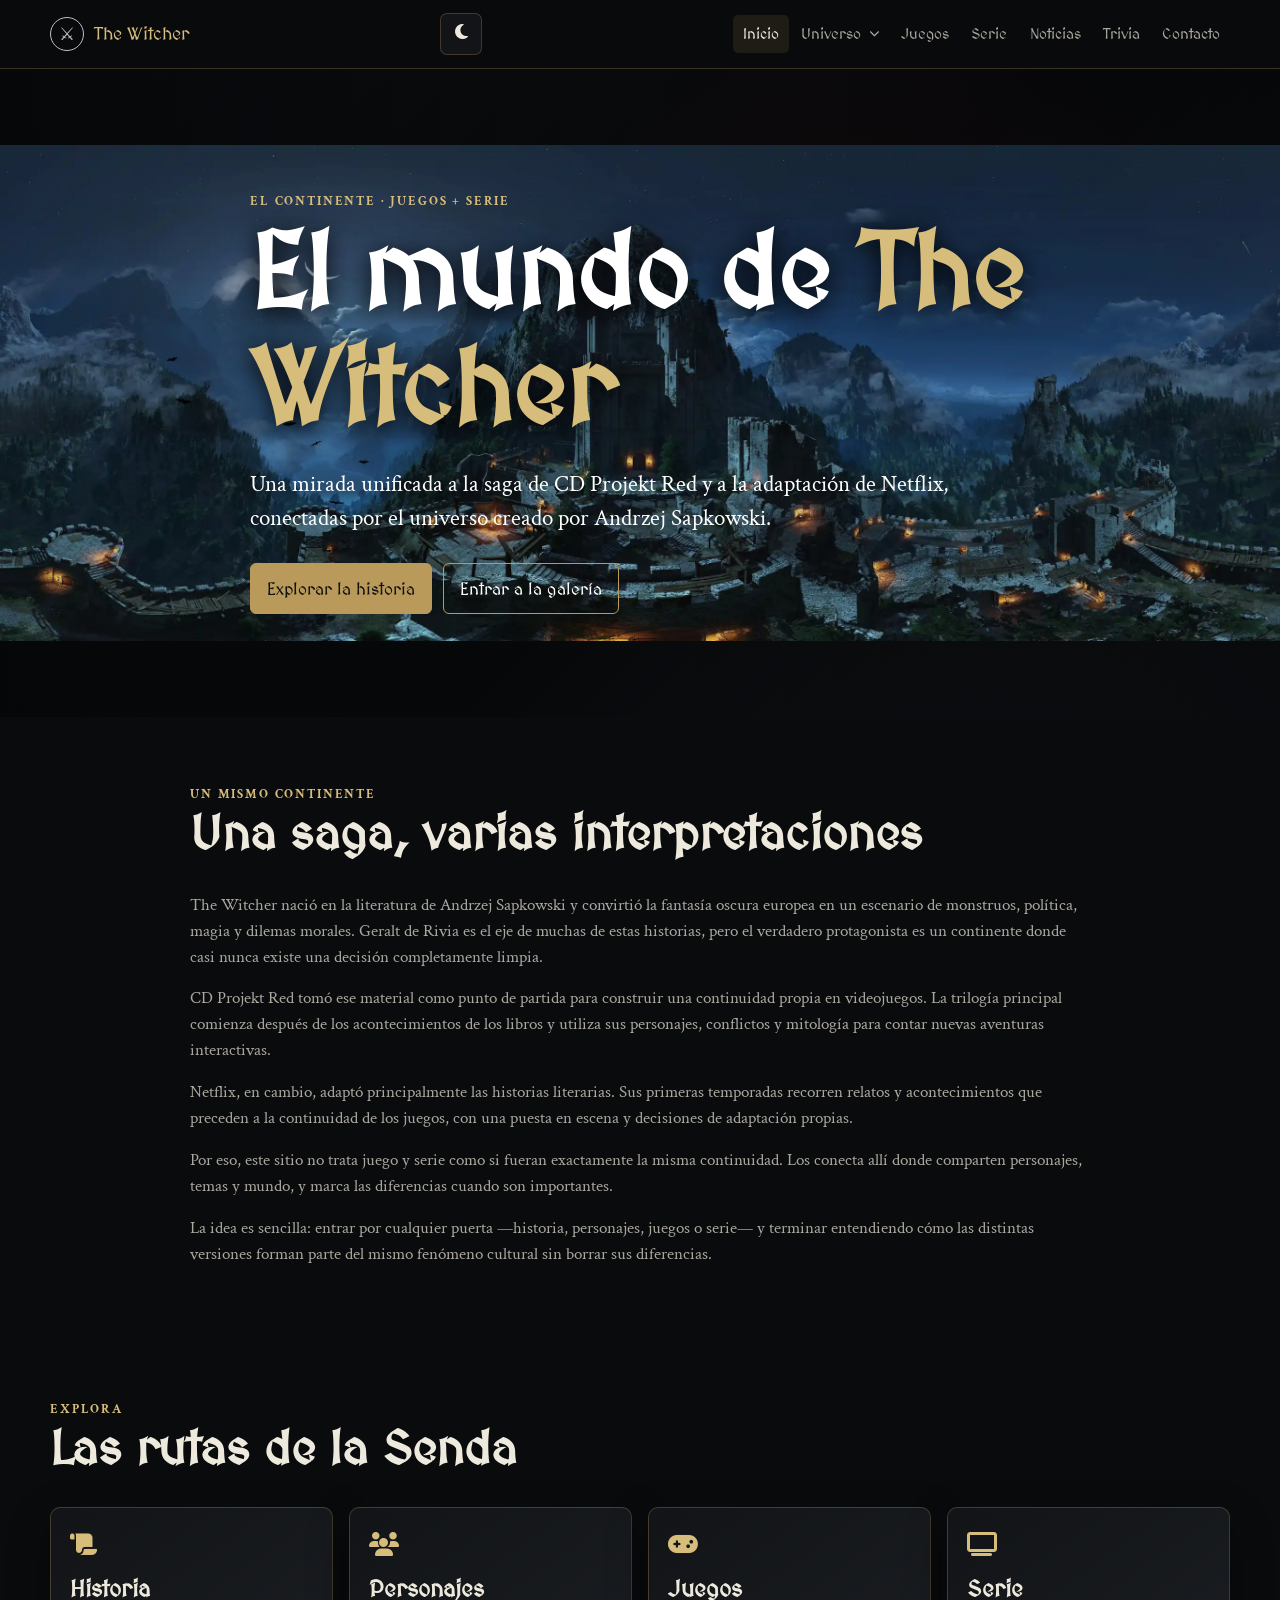
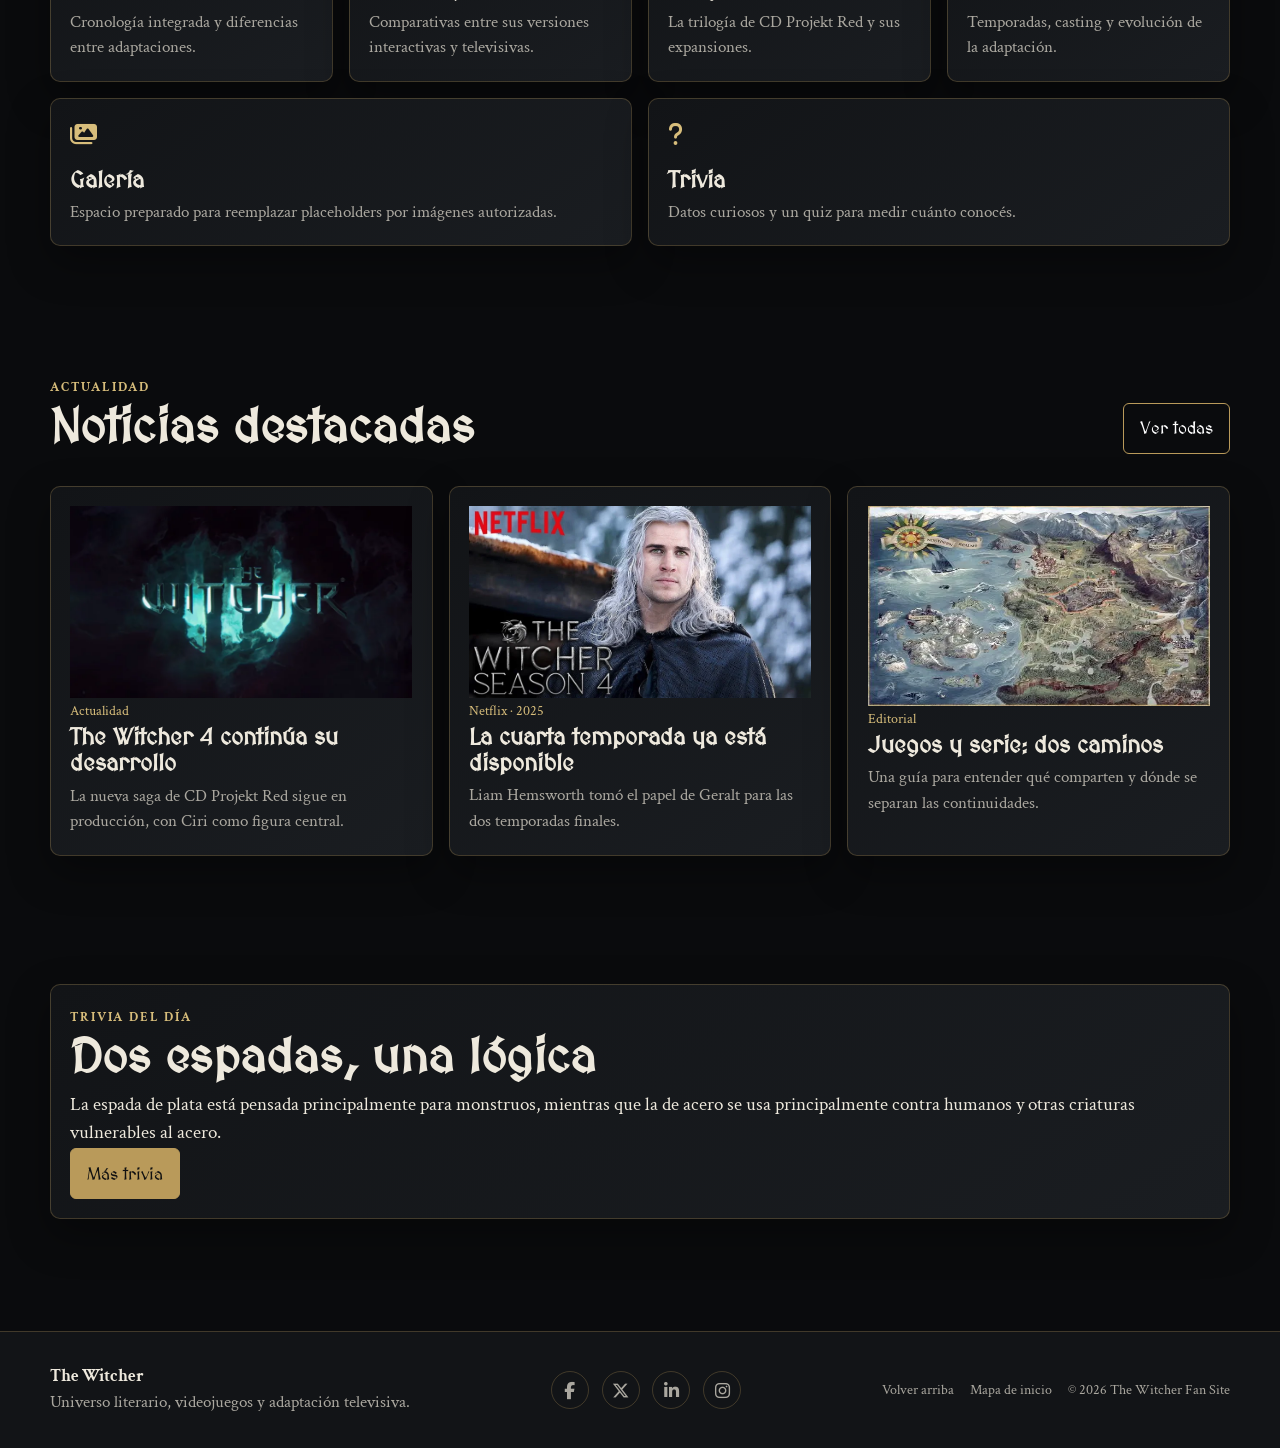
<file: index.html>
<!doctype html>
<html
	lang="es"
	id="top"
>
	<head>
		<meta charset="UTF-8" />
		<meta
			name="viewport"
			content="width=device-width, initial-scale=1.0"
		/>
		<meta
			name="description"
			content="The Witcher — universo, videojuegos, serie, personajes, historia, galería y trivia."
		/>
		<title>Inicio | The Witcher</title>
		<link
			rel="stylesheet"
			href="styles/reset.css"
		/>
		<link
			rel="stylesheet"
			href="styles/styles.css"
		/>
		<link
			rel="stylesheet"
			href="https://cdnjs.cloudflare.com/ajax/libs/font-awesome/6.5.1/css/all.min.css"
		/>
	</head>
	<body>
		<header class="site-header">
			<div class="container header-inner">
				<a
					class="brand"
					href="index.html"
					><span
						class="brand-mark"
						aria-hidden="true"
						>⚔</span
					>
					The Witcher</a
				>
				<div class="header-actions">
					<button
						class="theme-toggle"
						type="button"
						aria-label="Activar modo claro"
					>
						<i
							class="fa-solid fa-moon"
							aria-hidden="true"
						></i>
					</button>
					<button
						class="menu-toggle"
						type="button"
						aria-label="Abrir menú"
						aria-expanded="false"
					>
						<i
							class="fa-solid fa-bars"
							aria-hidden="true"
						></i>
					</button>
				</div>
				<nav
					class="nav"
					aria-label="Navegación principal"
				>
					<ul class="nav-list">
						<li>
							<a
								class="nav-link active"
								href="index.html"
							>
								Inicio
							</a>
						</li>

						<li class="nav-dropdown">
							<button
								class="nav-link nav-dropdown-toggle"
								type="button"
								aria-haspopup="true"
							>
								Universo
								<i
									class="fa-solid fa-chevron-down"
									aria-hidden="true"
								></i>
							</button>

							<ul class="submenu">
								<li>
									<a
										class="nav-link"
										href="historia.html"
									>
										Historia
									</a>
								</li>

								<li>
									<a
										class="nav-link"
										href="personajes.html"
									>
										Personajes
									</a>
								</li>

								<li>
									<a
										class="nav-link"
										href="galeria.html"
									>
										Galería
									</a>
								</li>
							</ul>
						</li>

						<li>
							<a
								class="nav-link"
								href="juegos.html"
							>
								Juegos
							</a>
						</li>

						<li>
							<a
								class="nav-link"
								href="serie.html"
							>
								Serie
							</a>
						</li>

						<li>
							<a
								class="nav-link"
								href="noticias.html"
							>
								Noticias
							</a>
						</li>

						<li>
							<a
								class="nav-link"
								href="trivia.html"
							>
								Trivia
							</a>
						</li>

						<li>
							<a
								class="nav-link"
								href="contacto.html"
							>
								Contacto
							</a>
						</li>
					</ul>
				</nav>
			</div>
		</header>
		<main>
			<section class="hero">
				<img
					src="assets/images/kaer-morhen-night.webp"
					alt="Imagen de paisaje Kaer Morhen"
				/>
				<div class="container hero-content">
					<span class="eyebrow">El Continente · Juegos + Serie</span>
					<h1>El mundo de <span>The Witcher</span></h1>
					<p>
						Una mirada unificada a la saga de CD Projekt Red y a la
						adaptación de Netflix, conectadas por el universo creado
						por Andrzej Sapkowski.
					</p>
					<div class="hero-actions">
						<a
							class="btn"
							href="historia.html"
							>Explorar la historia</a
						><a
							class="btn ghost"
							href="galeria.html"
							>Entrar a la galería</a
						>
					</div>
				</div>
			</section>
			<section class="section">
				<div class="container intro">
					<div class="section-head">
						<div>
							<span class="eyebrow">Un mismo continente</span>
							<h2>Una saga, varias interpretaciones</h2>
						</div>
					</div>
					<p>
						The Witcher nació en la literatura de Andrzej Sapkowski
						y convirtió la fantasía oscura europea en un escenario
						de monstruos, política, magia y dilemas morales. Geralt
						de Rivia es el eje de muchas de estas historias, pero el
						verdadero protagonista es un continente donde casi nunca
						existe una decisión completamente limpia.
					</p>
					<p>
						CD Projekt Red tomó ese material como punto de partida
						para construir una continuidad propia en videojuegos. La
						trilogía principal comienza después de los
						acontecimientos de los libros y utiliza sus personajes,
						conflictos y mitología para contar nuevas aventuras
						interactivas.
					</p>
					<p>
						Netflix, en cambio, adaptó principalmente las historias
						literarias. Sus primeras temporadas recorren relatos y
						acontecimientos que preceden a la continuidad de los
						juegos, con una puesta en escena y decisiones de
						adaptación propias.
					</p>
					<p>
						Por eso, este sitio no trata juego y serie como si
						fueran exactamente la misma continuidad. Los conecta
						allí donde comparten personajes, temas y mundo, y marca
						las diferencias cuando son importantes.
					</p>
					<p>
						La idea es sencilla: entrar por cualquier puerta
						—historia, personajes, juegos o serie— y terminar
						entendiendo cómo las distintas versiones forman parte
						del mismo fenómeno cultural sin borrar sus diferencias.
					</p>
				</div>
			</section>
			<section class="section">
				<div class="container">
					<div class="section-head">
						<div>
							<span class="eyebrow">Explora</span>
							<h2>Las rutas de la Senda</h2>
						</div>
					</div>
					<div class="cards">
						<a
							class="card link-card"
							href="historia.html"
							><div class="icon">
								<i class="fa-solid fa-scroll"></i>
							</div>
							<h3>Historia</h3>
							<p>
								Cronología integrada y diferencias entre
								adaptaciones.
							</p></a
						>
						<a
							class="card link-card"
							href="personajes.html"
							><div class="icon">
								<i class="fa-solid fa-users"></i>
							</div>
							<h3>Personajes</h3>
							<p>
								Comparativas entre sus versiones interactivas y
								televisivas.
							</p></a
						>
						<a
							class="card link-card"
							href="juegos.html"
							><div class="icon">
								<i class="fa-solid fa-gamepad"></i>
							</div>
							<h3>Juegos</h3>
							<p>
								La trilogía de CD Projekt Red y sus expansiones.
							</p></a
						>
						<a
							class="card link-card"
							href="serie.html"
							><div class="icon">
								<i class="fa-solid fa-tv"></i>
							</div>
							<h3>Serie</h3>
							<p>
								Temporadas, casting y evolución de la
								adaptación.
							</p></a
						>
						<a
							class="card link-card"
							href="galeria.html"
							><div class="icon">
								<i class="fa-solid fa-images"></i>
							</div>
							<h3>Galería</h3>
							<p>
								Espacio preparado para reemplazar placeholders
								por imágenes autorizadas.
							</p></a
						>
						<a
							class="card link-card"
							href="trivia.html"
							><div class="icon">
								<i class="fa-solid fa-question"></i>
							</div>
							<h3>Trivia</h3>
							<p>
								Datos curiosos y un quiz para medir cuánto
								conocés.
							</p></a
						>
					</div>
				</div>
			</section>
			<section class="section">
				<div class="container">
					<div class="section-head">
						<div>
							<span class="eyebrow">Actualidad</span>
							<h2>Noticias destacadas</h2>
						</div>
						<a
							class="btn ghost"
							href="noticias.html"
							>Ver todas</a
						>
					</div>
					<div class="cards news-grid">
						<article class="card">
							<img
								src="assets/images/witcher_4.webp"
								alt="portada juego witcher 4"
							/>
							<span class="meta">Actualidad</span>
							<h3>The Witcher 4 continúa su desarrollo</h3>
							<p>
								La nueva saga de CD Projekt Red sigue en
								producción, con Ciri como figura central.
							</p>
						</article>
						<article class="card">
							<img
								src="assets/images/the_witcher_temporada_4.webp"
								alt="portada temporada 4"
							/>
							<span class="meta">Netflix · 2025</span>
							<h3>La cuarta temporada ya está disponible</h3>
							<p>
								Liam Hemsworth tomó el papel de Geralt para las
								dos temporadas finales.
							</p>
						</article>
						<article class="card">
							<img
								src="assets/images/continente_witcher.webp"
								alt="continente"
							/>
							<span class="meta">Editorial</span>
							<h3>Juegos y serie: dos caminos</h3>
							<p>
								Una guía para entender qué comparten y dónde se
								separan las continuidades.
							</p>
						</article>
					</div>
				</div>
			</section>
			<section class="section">
				<div class="container">
					<div class="card">
						<span class="eyebrow">Trivia del día</span>
						<h2>Dos espadas, una lógica</h2>
						<p class="lead">
							La espada de plata está pensada principalmente para
							monstruos, mientras que la de acero se usa
							principalmente contra humanos y otras criaturas
							vulnerables al acero.
						</p>
						<a
							href="trivia.html"
							class="btn"
							>Más trivia</a
						>
					</div>
				</div>
			</section>
		</main>
		<footer class="site-footer">
			<div class="container footer-inner">
				<div>
					<strong>The Witcher</strong>
					<p>
						Universo literario, videojuegos y adaptación televisiva.
					</p>
				</div>
				<div
					class="socials"
					aria-label="Redes sociales"
				>
					<a
						href="#"
						aria-label="Facebook"
						><i class="fa-brands fa-facebook-f"></i></a
					><!-- Reemplazar con URL real -->
					<a
						href="#"
						aria-label="X"
						><i class="fa-brands fa-x-twitter"></i></a
					><!-- Reemplazar con URL real -->
					<a
						href="#"
						aria-label="LinkedIn"
						><i class="fa-brands fa-linkedin-in"></i></a
					><!-- Reemplazar con URL real -->
					<a
						href="#"
						aria-label="Instagram"
						><i class="fa-brands fa-instagram"></i></a
					><!-- Reemplazar con URL real -->
				</div>
				<div class="footer-links">
					<a href="#top">Volver arriba</a>
					<a href="index.html">Mapa de inicio</a>
					<span>© <span data-year></span> The Witcher Fan Site</span>
				</div>
			</div>
		</footer>
		<script src="scripts/index.js"></script>
	</body>
</html>
</file>
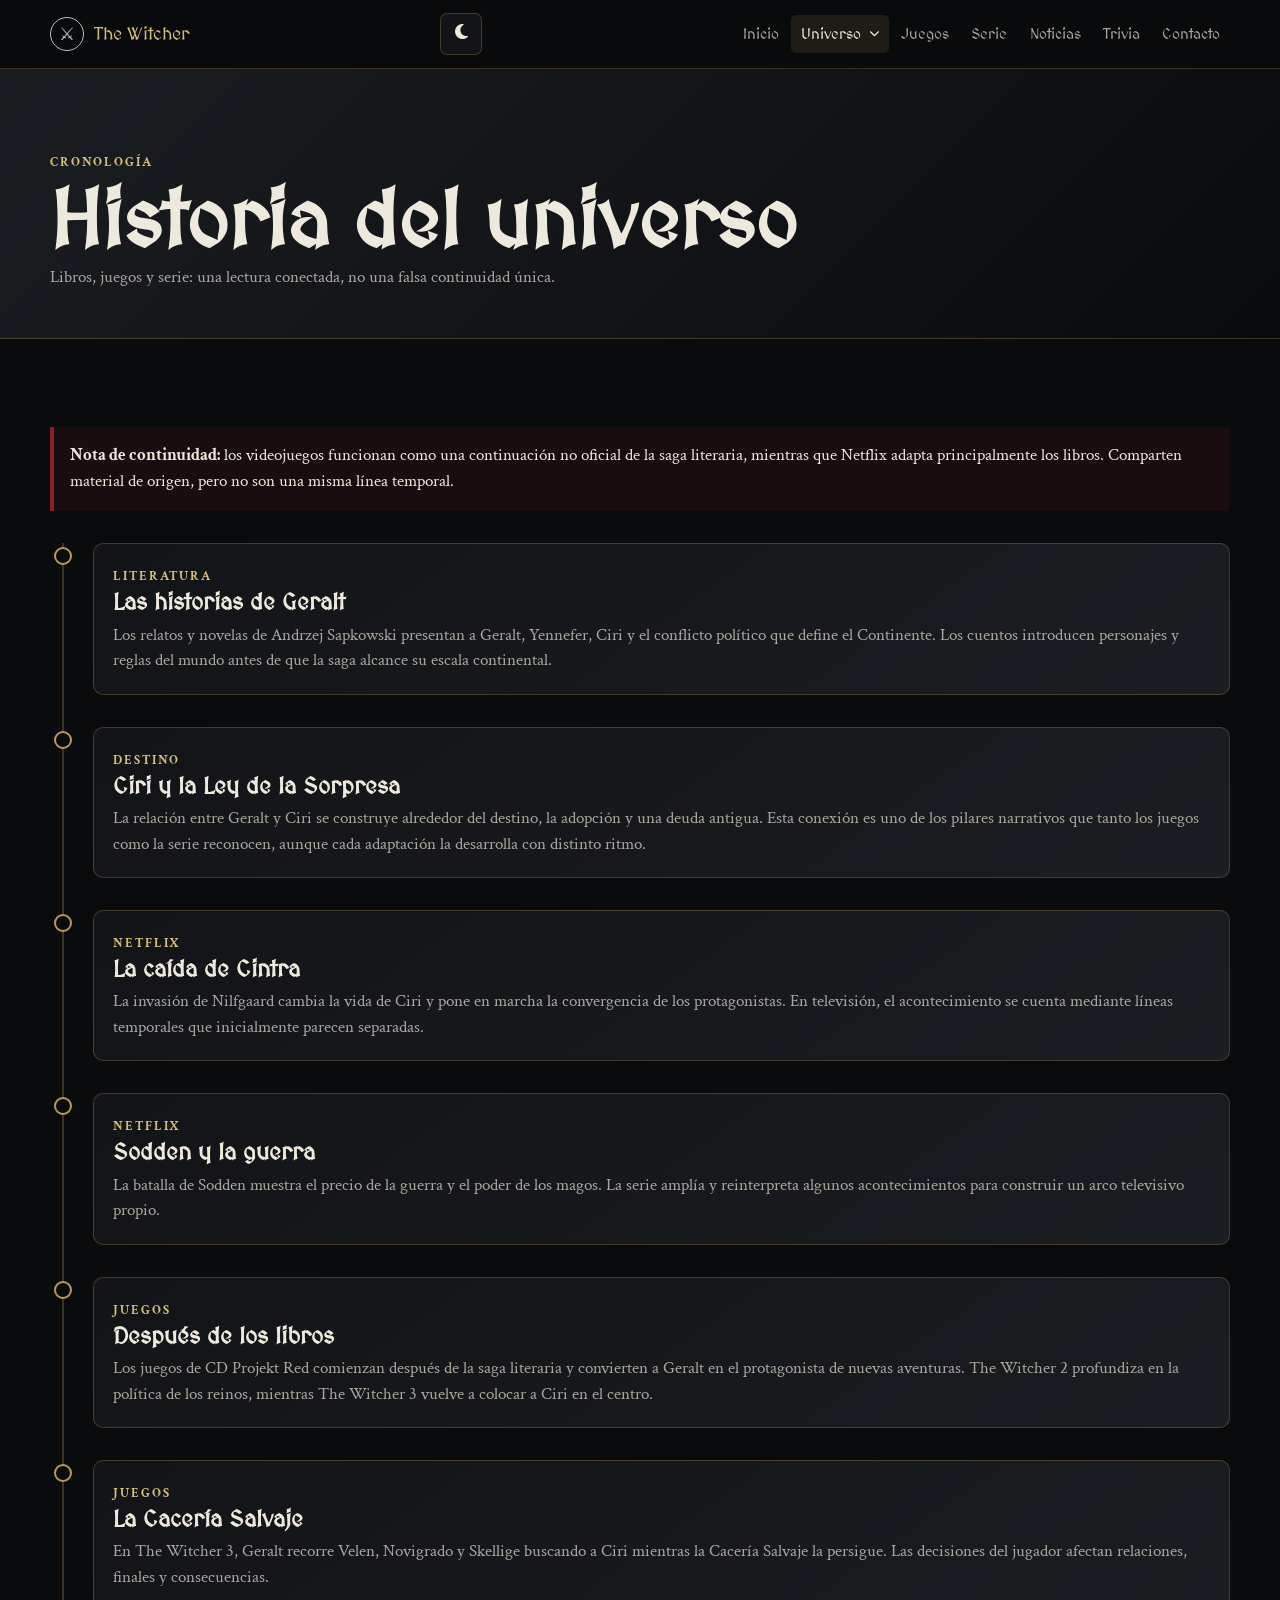
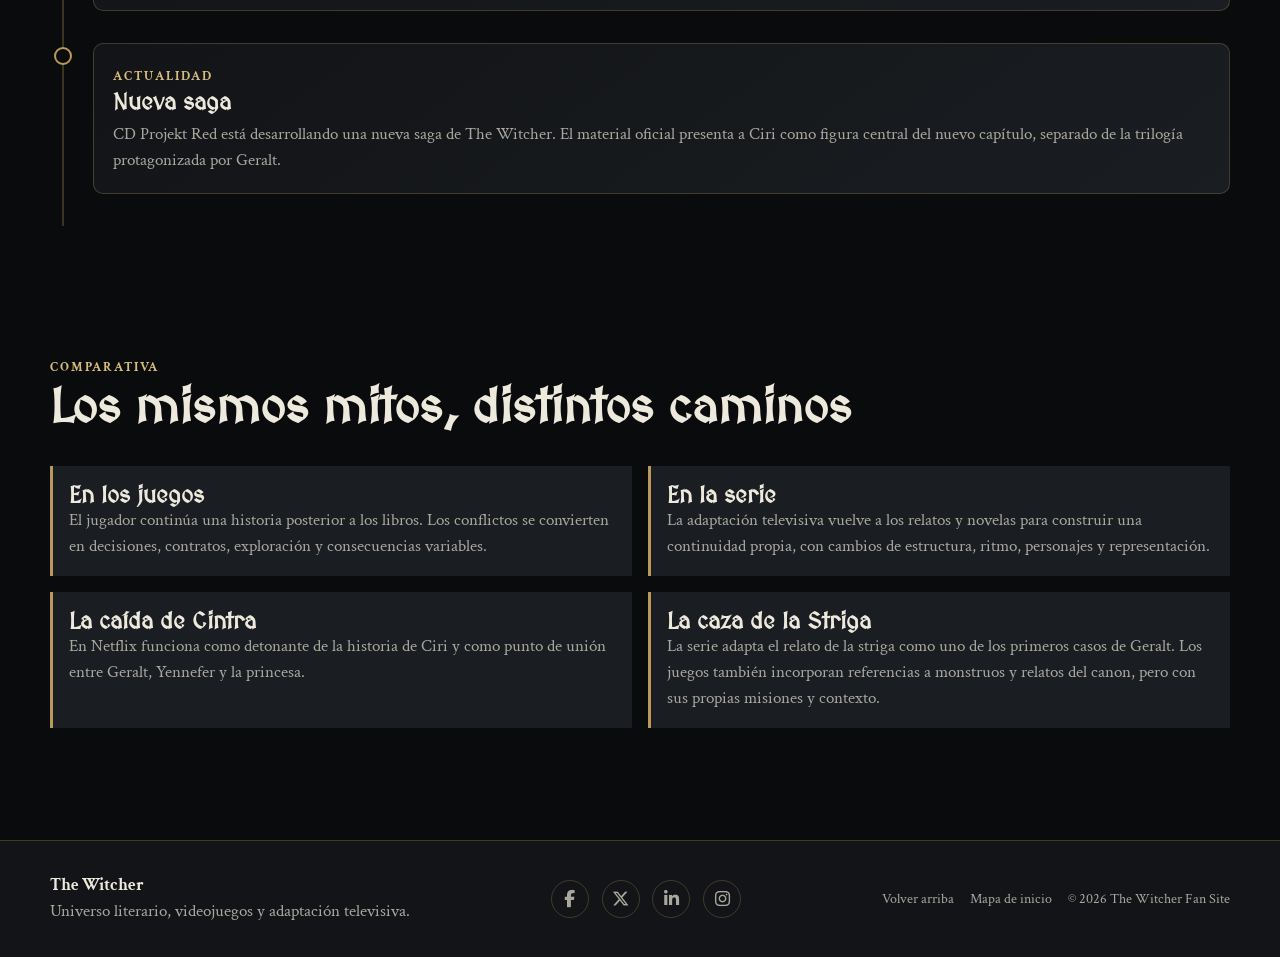
<file: historia.html>
<!doctype html>
<html
	lang="es"
	id="top"
>
	<head>
		<meta charset="UTF-8" />
		<meta
			name="viewport"
			content="width=device-width, initial-scale=1.0"
		/>
		<meta
			name="description"
			content="The Witcher — universo, videojuegos, serie, personajes, historia, galería y trivia."
		/>
		<title>Historia | The Witcher</title>
		<link
			rel="stylesheet"
			href="styles/reset.css"
		/>
		<link
			rel="stylesheet"
			href="styles/styles.css"
		/>
		<link
			rel="stylesheet"
			href="https://cdnjs.cloudflare.com/ajax/libs/font-awesome/6.5.1/css/all.min.css"
		/>
	</head>
	<body>
		<header class="site-header">
			<div class="container header-inner">
				<a
					class="brand"
					href="index.html"
					><span
						class="brand-mark"
						aria-hidden="true"
						>⚔</span
					>
					The Witcher</a
				>
				<div class="header-actions">
					<button
						class="theme-toggle"
						type="button"
						aria-label="Activar modo claro"
					>
						<i
							class="fa-solid fa-moon"
							aria-hidden="true"
						></i>
					</button>
					<button
						class="menu-toggle"
						type="button"
						aria-label="Abrir menú"
						aria-expanded="false"
					>
						<i
							class="fa-solid fa-bars"
							aria-hidden="true"
						></i>
					</button>
				</div>
				<nav
					class="nav"
					aria-label="Navegación principal"
				>
					<ul class="nav-list">
						<li>
							<a
								class="nav-link"
								href="index.html"
							>
								Inicio
							</a>
						</li>

						<li class="nav-dropdown">
							<button
								class="nav-link nav-dropdown-toggle active"
								type="button"
								aria-haspopup="true"
							>
								Universo
								<i
									class="fa-solid fa-chevron-down"
									aria-hidden="true"
								></i>
							</button>

							<ul class="submenu">
								<li>
									<a
										class="nav-link active"
										href="historia.html"
									>
										Historia
									</a>
								</li>

								<li>
									<a
										class="nav-link"
										href="personajes.html"
									>
										Personajes
									</a>
								</li>

								<li>
									<a
										class="nav-link"
										href="galeria.html"
									>
										Galería
									</a>
								</li>
							</ul>
						</li>

						<li>
							<a
								class="nav-link"
								href="juegos.html"
							>
								Juegos
							</a>
						</li>

						<li>
							<a
								class="nav-link"
								href="serie.html"
							>
								Serie
							</a>
						</li>

						<li>
							<a
								class="nav-link"
								href="noticias.html"
							>
								Noticias
							</a>
						</li>

						<li>
							<a
								class="nav-link"
								href="trivia.html"
							>
								Trivia
							</a>
						</li>

						<li>
							<a
								class="nav-link"
								href="contacto.html"
							>
								Contacto
							</a>
						</li>
					</ul>
				</nav>
			</div>
		</header>
		<main>
			<section class="page-banner">
				<div class="container">
					<span class="eyebrow">Cronología</span>
					<h1>Historia del universo</h1>
					<p>
						Libros, juegos y serie: una lectura conectada, no una
						falsa continuidad única.
					</p>
				</div>
			</section>
			<section class="section">
				<div class="container">
					<div class="notice">
						<strong>Nota de continuidad:</strong> los videojuegos
						funcionan como una continuación no oficial de la saga
						literaria, mientras que Netflix adapta principalmente
						los libros. Comparten material de origen, pero no son
						una misma línea temporal.
					</div>
					<div class="timeline">
						<article class="timeline-item">
							<span class="timeline-dot"></span>
							<div class="card">
								<span class="eyebrow">Literatura</span>
								<h3>Las historias de Geralt</h3>
								<p>
									Los relatos y novelas de Andrzej Sapkowski
									presentan a Geralt, Yennefer, Ciri y el
									conflicto político que define el Continente.
									Los cuentos introducen personajes y reglas
									del mundo antes de que la saga alcance su
									escala continental.
								</p>
							</div>
						</article>
						<article class="timeline-item">
							<span class="timeline-dot"></span>
							<div class="card">
								<span class="eyebrow">Destino</span>
								<h3>Ciri y la Ley de la Sorpresa</h3>
								<p>
									La relación entre Geralt y Ciri se construye
									alrededor del destino, la adopción y una
									deuda antigua. Esta conexión es uno de los
									pilares narrativos que tanto los juegos como
									la serie reconocen, aunque cada adaptación
									la desarrolla con distinto ritmo.
								</p>
							</div>
						</article>
						<article class="timeline-item">
							<span class="timeline-dot"></span>
							<div class="card">
								<span class="eyebrow">Netflix</span>
								<h3>La caída de Cintra</h3>
								<p>
									La invasión de Nilfgaard cambia la vida de
									Ciri y pone en marcha la convergencia de los
									protagonistas. En televisión, el
									acontecimiento se cuenta mediante líneas
									temporales que inicialmente parecen
									separadas.
								</p>
							</div>
						</article>
						<article class="timeline-item">
							<span class="timeline-dot"></span>
							<div class="card">
								<span class="eyebrow">Netflix</span>
								<h3>Sodden y la guerra</h3>
								<p>
									La batalla de Sodden muestra el precio de la
									guerra y el poder de los magos. La serie
									amplía y reinterpreta algunos
									acontecimientos para construir un arco
									televisivo propio.
								</p>
							</div>
						</article>
						<article class="timeline-item">
							<span class="timeline-dot"></span>
							<div class="card">
								<span class="eyebrow">Juegos</span>
								<h3>Después de los libros</h3>
								<p>
									Los juegos de CD Projekt Red comienzan
									después de la saga literaria y convierten a
									Geralt en el protagonista de nuevas
									aventuras. The Witcher 2 profundiza en la
									política de los reinos, mientras The Witcher
									3 vuelve a colocar a Ciri en el centro.
								</p>
							</div>
						</article>
						<article class="timeline-item">
							<span class="timeline-dot"></span>
							<div class="card">
								<span class="eyebrow">Juegos</span>
								<h3>La Cacería Salvaje</h3>
								<p>
									En The Witcher 3, Geralt recorre Velen,
									Novigrado y Skellige buscando a Ciri
									mientras la Cacería Salvaje la persigue. Las
									decisiones del jugador afectan relaciones,
									finales y consecuencias.
								</p>
							</div>
						</article>
						<article class="timeline-item">
							<span class="timeline-dot"></span>
							<div class="card">
								<span class="eyebrow">Actualidad</span>
								<h3>Nueva saga</h3>
								<p>
									CD Projekt Red está desarrollando una nueva
									saga de The Witcher. El material oficial
									presenta a Ciri como figura central del
									nuevo capítulo, separado de la trilogía
									protagonizada por Geralt.
								</p>
							</div>
						</article>
					</div>
				</div>
			</section>
			<section class="section">
				<div class="container">
					<div class="section-head">
						<div>
							<span class="eyebrow">Comparativa</span>
							<h2>Los mismos mitos, distintos caminos</h2>
						</div>
					</div>
					<div class="compare">
						<div>
							<h3>En los juegos</h3>
							<p>
								El jugador continúa una historia posterior a los
								libros. Los conflictos se convierten en
								decisiones, contratos, exploración y
								consecuencias variables.
							</p>
						</div>
						<div>
							<h3>En la serie</h3>
							<p>
								La adaptación televisiva vuelve a los relatos y
								novelas para construir una continuidad propia,
								con cambios de estructura, ritmo, personajes y
								representación.
							</p>
						</div>
					</div>
					<div class="compare">
						<div>
							<h3>La caída de Cintra</h3>
							<p>
								En Netflix funciona como detonante de la
								historia de Ciri y como punto de unión entre
								Geralt, Yennefer y la princesa.
							</p>
						</div>
						<div>
							<h3>La caza de la Striga</h3>
							<p>
								La serie adapta el relato de la striga como uno
								de los primeros casos de Geralt. Los juegos
								también incorporan referencias a monstruos y
								relatos del canon, pero con sus propias misiones
								y contexto.
							</p>
						</div>
					</div>
				</div>
			</section>
		</main>
		<footer class="site-footer">
			<div class="container footer-inner">
				<div>
					<strong>The Witcher</strong>
					<p>
						Universo literario, videojuegos y adaptación televisiva.
					</p>
				</div>
				<div
					class="socials"
					aria-label="Redes sociales"
				>
					<a
						href="#"
						aria-label="Facebook"
						><i class="fa-brands fa-facebook-f"></i></a
					><!-- Reemplazar con URL real -->
					<a
						href="#"
						aria-label="X"
						><i class="fa-brands fa-x-twitter"></i></a
					><!-- Reemplazar con URL real -->
					<a
						href="#"
						aria-label="LinkedIn"
						><i class="fa-brands fa-linkedin-in"></i></a
					><!-- Reemplazar con URL real -->
					<a
						href="#"
						aria-label="Instagram"
						><i class="fa-brands fa-instagram"></i></a
					><!-- Reemplazar con URL real -->
				</div>
				<div class="footer-links">
					<a href="#top">Volver arriba</a>
					<a href="index.html">Mapa de inicio</a>
					<span>© <span data-year></span> The Witcher Fan Site</span>
				</div>
			</div>
		</footer>
		<script src="scripts/index.js"></script>
	</body>
</html>
</file>
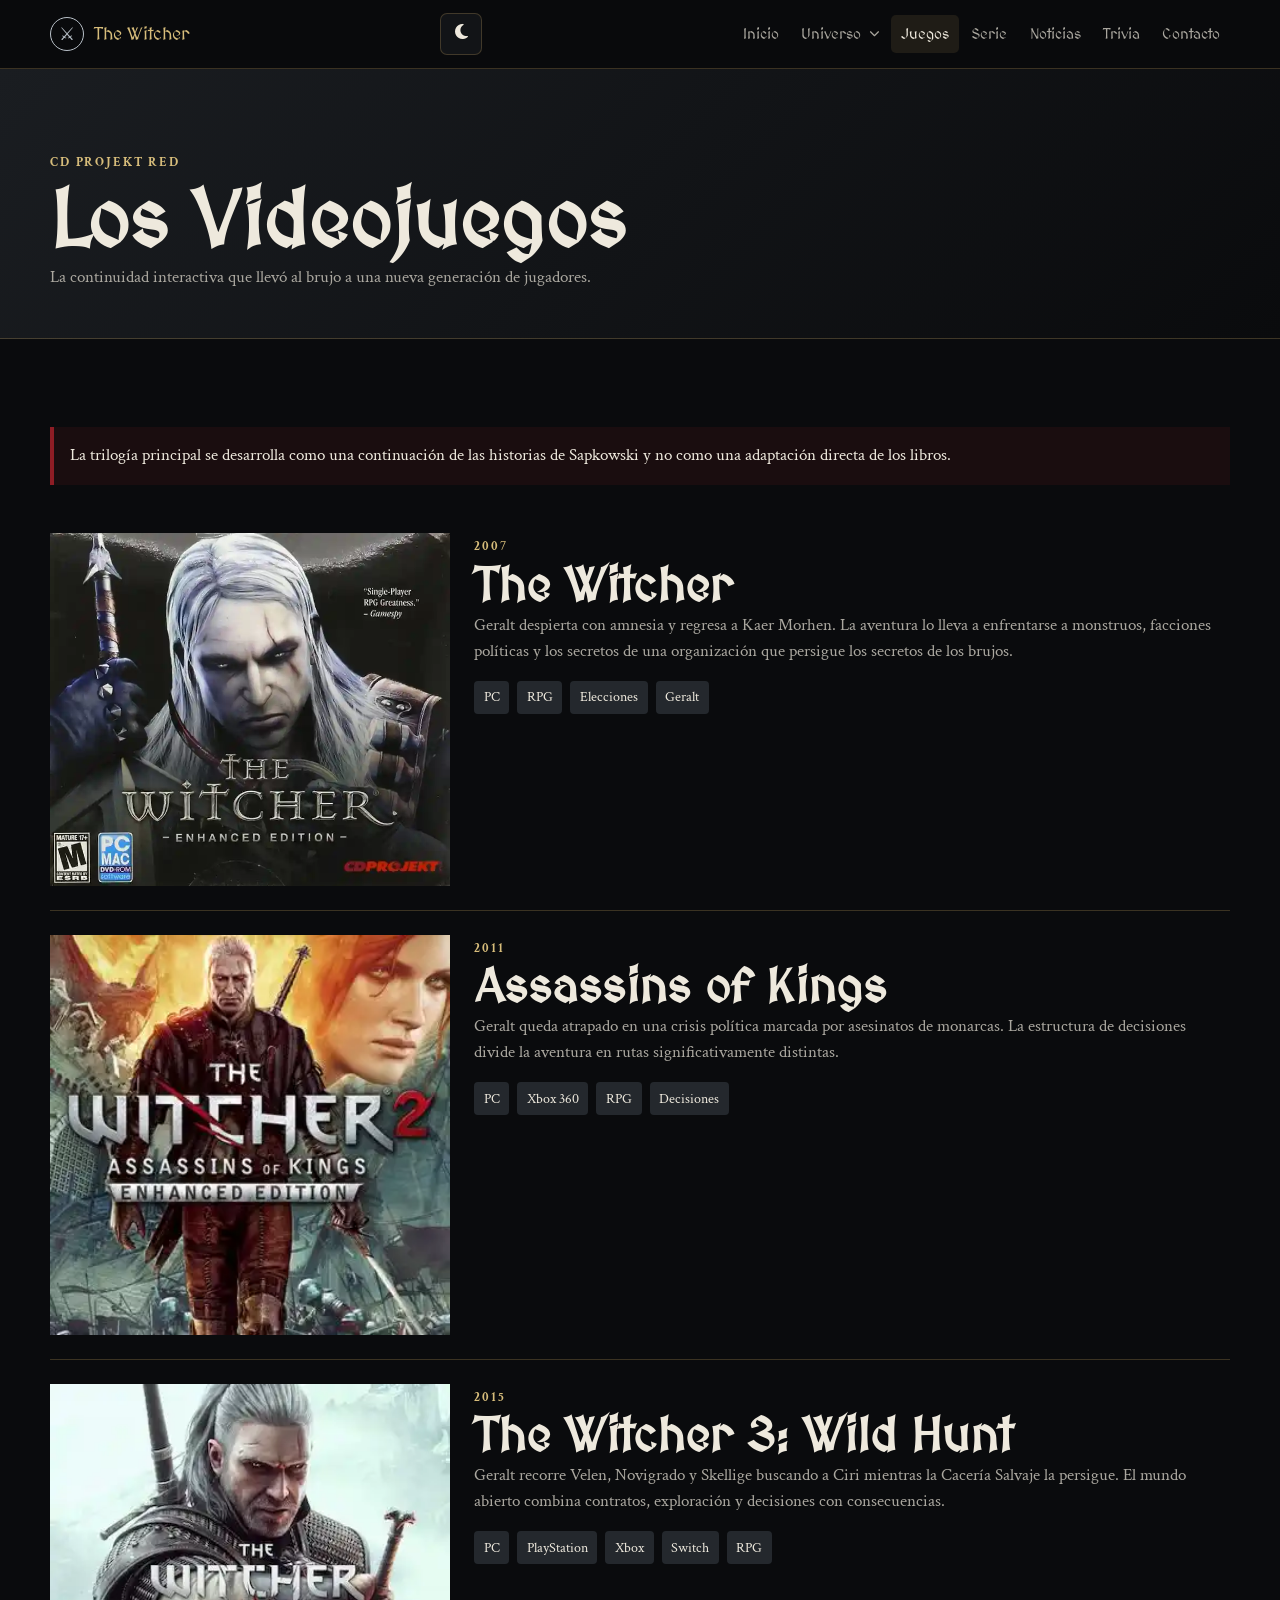
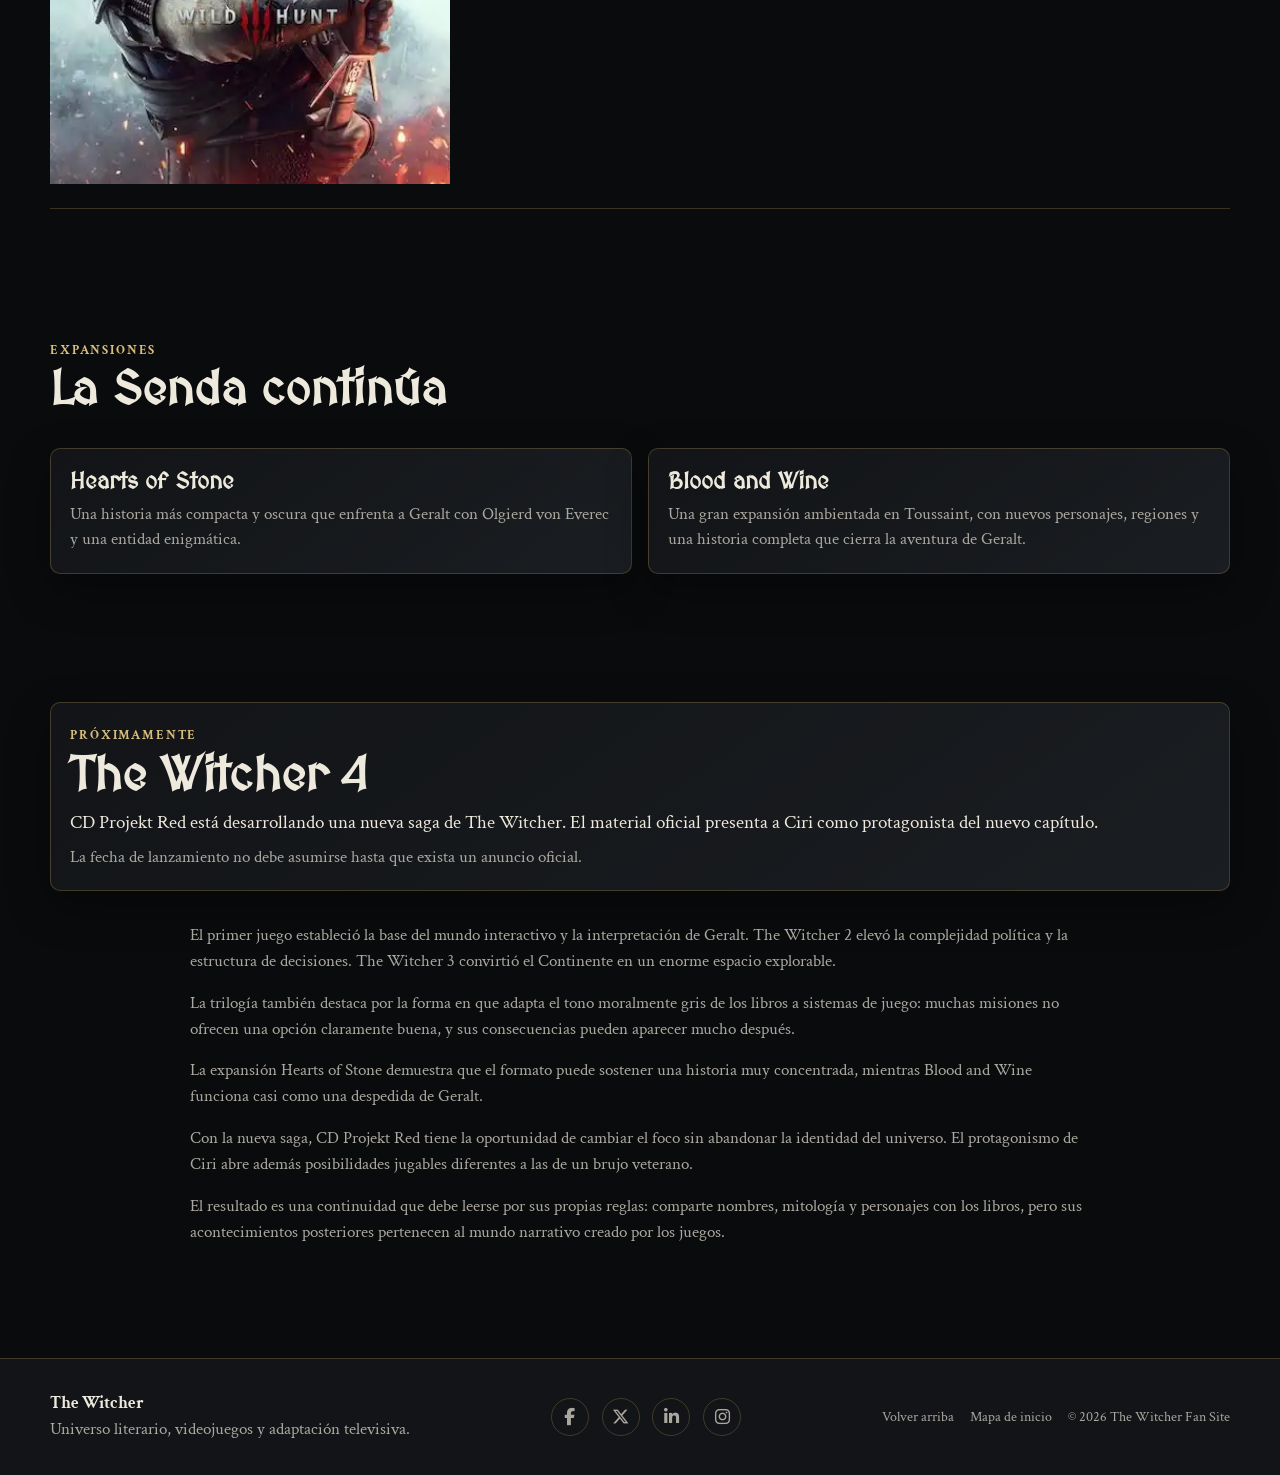
<file: juegos.html>
<!doctype html>
<html
	lang="es"
	id="top"
>
	<head>
		<meta charset="UTF-8" />
		<meta
			name="viewport"
			content="width=device-width, initial-scale=1.0"
		/>
		<meta
			name="description"
			content="The Witcher — universo, videojuegos, serie, personajes, historia, galería y trivia."
		/>
		<title>Juegos | The Witcher</title>
		<link
			rel="stylesheet"
			href="styles/reset.css"
		/>
		<link
			rel="stylesheet"
			href="styles/styles.css"
		/>
		<link
			rel="stylesheet"
			href="https://cdnjs.cloudflare.com/ajax/libs/font-awesome/6.5.1/css/all.min.css"
		/>
	</head>
	<body>
		<header class="site-header">
			<div class="container header-inner">
				<a
					class="brand"
					href="index.html"
					><span
						class="brand-mark"
						aria-hidden="true"
						>⚔</span
					>
					The Witcher</a
				>
				<div class="header-actions">
					<button
						class="theme-toggle"
						type="button"
						aria-label="Activar modo claro"
					>
						<i
							class="fa-solid fa-moon"
							aria-hidden="true"
						></i>
					</button>
					<button
						class="menu-toggle"
						type="button"
						aria-label="Abrir menú"
						aria-expanded="false"
					>
						<i
							class="fa-solid fa-bars"
							aria-hidden="true"
						></i>
					</button>
				</div>
				<nav
					class="nav"
					aria-label="Navegación principal"
				>
					<ul class="nav-list">
						<li>
							<a
								class="nav-link"
								href="index.html"
							>
								Inicio
							</a>
						</li>

						<li class="nav-dropdown">
							<button
								class="nav-link nav-dropdown-toggle"
								type="button"
								aria-haspopup="true"
							>
								Universo
								<i
									class="fa-solid fa-chevron-down"
									aria-hidden="true"
								></i>
							</button>

							<ul class="submenu">
								<li>
									<a
										class="nav-link"
										href="historia.html"
									>
										Historia
									</a>
								</li>

								<li>
									<a
										class="nav-link"
										href="personajes.html"
									>
										Personajes
									</a>
								</li>

								<li>
									<a
										class="nav-link"
										href="galeria.html"
									>
										Galería
									</a>
								</li>
							</ul>
						</li>

						<li>
							<a
								class="nav-link active"
								href="juegos.html"
							>
								Juegos
							</a>
						</li>

						<li>
							<a
								class="nav-link"
								href="serie.html"
							>
								Serie
							</a>
						</li>

						<li>
							<a
								class="nav-link"
								href="noticias.html"
							>
								Noticias
							</a>
						</li>

						<li>
							<a
								class="nav-link"
								href="trivia.html"
							>
								Trivia
							</a>
						</li>

						<li>
							<a
								class="nav-link"
								href="contacto.html"
							>
								Contacto
							</a>
						</li>
					</ul>
				</nav>
			</div>
		</header>
		<main>
			<section class="page-banner">
				<div class="container">
					<span class="eyebrow">CD Projekt Red</span>
					<h1>Los Videojuegos</h1>
					<p>
						La continuidad interactiva que llevó al brujo a una
						nueva generación de jugadores.
					</p>
				</div>
			</section>
			<section class="section">
				<div class="container">
					<div class="notice">
						La trilogía principal se desarrolla como una
						continuación de las historias de Sapkowski y no como una
						adaptación directa de los libros.
					</div>
					<article class="game-row">
						<img
							src="assets/images/the_witcher_1_juego.webp"
							alt="Portada juego The Witcher 1"
						/>
						<div>
							<span class="eyebrow">2007</span>
							<h2>The Witcher</h2>
							<p>
								Geralt despierta con amnesia y regresa a Kaer
								Morhen. La aventura lo lleva a enfrentarse a
								monstruos, facciones políticas y los secretos de
								una organización que persigue los secretos de
								los brujos.
							</p>
							<div class="stat-list">
								<span>PC</span><span>RPG</span
								><span>Elecciones</span><span>Geralt</span>
							</div>
						</div>
					</article>
					<article class="game-row">
						<img
							src="assets/images/the_witcher_2_juego.webp"
							alt="Portada juego The Witcher 2"
						/>
						<div>
							<span class="eyebrow">2011</span>
							<h2>Assassins of Kings</h2>
							<p>
								Geralt queda atrapado en una crisis política
								marcada por asesinatos de monarcas. La
								estructura de decisiones divide la aventura en
								rutas significativamente distintas.
							</p>
							<div class="stat-list">
								<span>PC</span><span>Xbox 360</span
								><span>RPG</span><span>Decisiones</span>
							</div>
						</div>
					</article>
					<article class="game-row">
						<img
							src="assets/images/the_witcher_3_juego.webp"
							alt="Portada juego The Witcher 3"
						/>
						<div>
							<span class="eyebrow">2015</span>
							<h2>The Witcher 3: Wild Hunt</h2>
							<p>
								Geralt recorre Velen, Novigrado y Skellige
								buscando a Ciri mientras la Cacería Salvaje la
								persigue. El mundo abierto combina contratos,
								exploración y decisiones con consecuencias.
							</p>
							<div class="stat-list">
								<span>PC</span><span>PlayStation</span
								><span>Xbox</span><span>Switch</span
								><span>RPG</span>
							</div>
						</div>
					</article>
				</div>
			</section>
			<section class="section">
				<div class="container">
					<div class="section-head">
						<div>
							<span class="eyebrow">Expansiones</span>
							<h2>La Senda continúa</h2>
						</div>
					</div>
					<div class="cards">
						<article class="card link-card">
							<h3>Hearts of Stone</h3>
							<p>
								Una historia más compacta y oscura que enfrenta
								a Geralt con Olgierd von Everec y una entidad
								enigmática.
							</p>
						</article>
						<article class="card link-card">
							<h3>Blood and Wine</h3>
							<p>
								Una gran expansión ambientada en Toussaint, con
								nuevos personajes, regiones y una historia
								completa que cierra la aventura de Geralt.
							</p>
						</article>
					</div>
				</div>
			</section>
			<section class="section">
				<div class="container">
					<div class="card">
						<span class="eyebrow">Próximamente</span>
						<h2>The Witcher 4</h2>
						<p class="lead">
							CD Projekt Red está desarrollando una nueva saga de
							The Witcher. El material oficial presenta a Ciri
							como protagonista del nuevo capítulo.
						</p>
						<p>
							La fecha de lanzamiento no debe asumirse hasta que
							exista un anuncio oficial.
						</p>
					</div>
					<div
						class="intro"
						style="margin-top: 2rem"
					>
						<p>
							El primer juego estableció la base del mundo
							interactivo y la interpretación de Geralt. The
							Witcher 2 elevó la complejidad política y la
							estructura de decisiones. The Witcher 3 convirtió el
							Continente en un enorme espacio explorable.
						</p>
						<p>
							La trilogía también destaca por la forma en que
							adapta el tono moralmente gris de los libros a
							sistemas de juego: muchas misiones no ofrecen una
							opción claramente buena, y sus consecuencias pueden
							aparecer mucho después.
						</p>
						<p>
							La expansión Hearts of Stone demuestra que el
							formato puede sostener una historia muy concentrada,
							mientras Blood and Wine funciona casi como una
							despedida de Geralt.
						</p>
						<p>
							Con la nueva saga, CD Projekt Red tiene la
							oportunidad de cambiar el foco sin abandonar la
							identidad del universo. El protagonismo de Ciri abre
							además posibilidades jugables diferentes a las de un
							brujo veterano.
						</p>
						<p>
							El resultado es una continuidad que debe leerse por
							sus propias reglas: comparte nombres, mitología y
							personajes con los libros, pero sus acontecimientos
							posteriores pertenecen al mundo narrativo creado por
							los juegos.
						</p>
					</div>
				</div>
			</section>
		</main>
		<footer class="site-footer">
			<div class="container footer-inner">
				<div>
					<strong>The Witcher</strong>
					<p>
						Universo literario, videojuegos y adaptación televisiva.
					</p>
				</div>
				<div
					class="socials"
					aria-label="Redes sociales"
				>
					<a
						href="#"
						aria-label="Facebook"
						><i class="fa-brands fa-facebook-f"></i></a
					><!-- Reemplazar con URL real -->
					<a
						href="#"
						aria-label="X"
						><i class="fa-brands fa-x-twitter"></i></a
					><!-- Reemplazar con URL real -->
					<a
						href="#"
						aria-label="LinkedIn"
						><i class="fa-brands fa-linkedin-in"></i></a
					><!-- Reemplazar con URL real -->
					<a
						href="#"
						aria-label="Instagram"
						><i class="fa-brands fa-instagram"></i></a
					><!-- Reemplazar con URL real -->
				</div>
				<div class="footer-links">
					<a href="#top">Volver arriba</a>
					<a href="index.html">Mapa de inicio</a>
					<span>© <span data-year></span> The Witcher Fan Site</span>
				</div>
			</div>
		</footer>
		<script src="scripts/index.js"></script>
	</body>
</html>
</file>
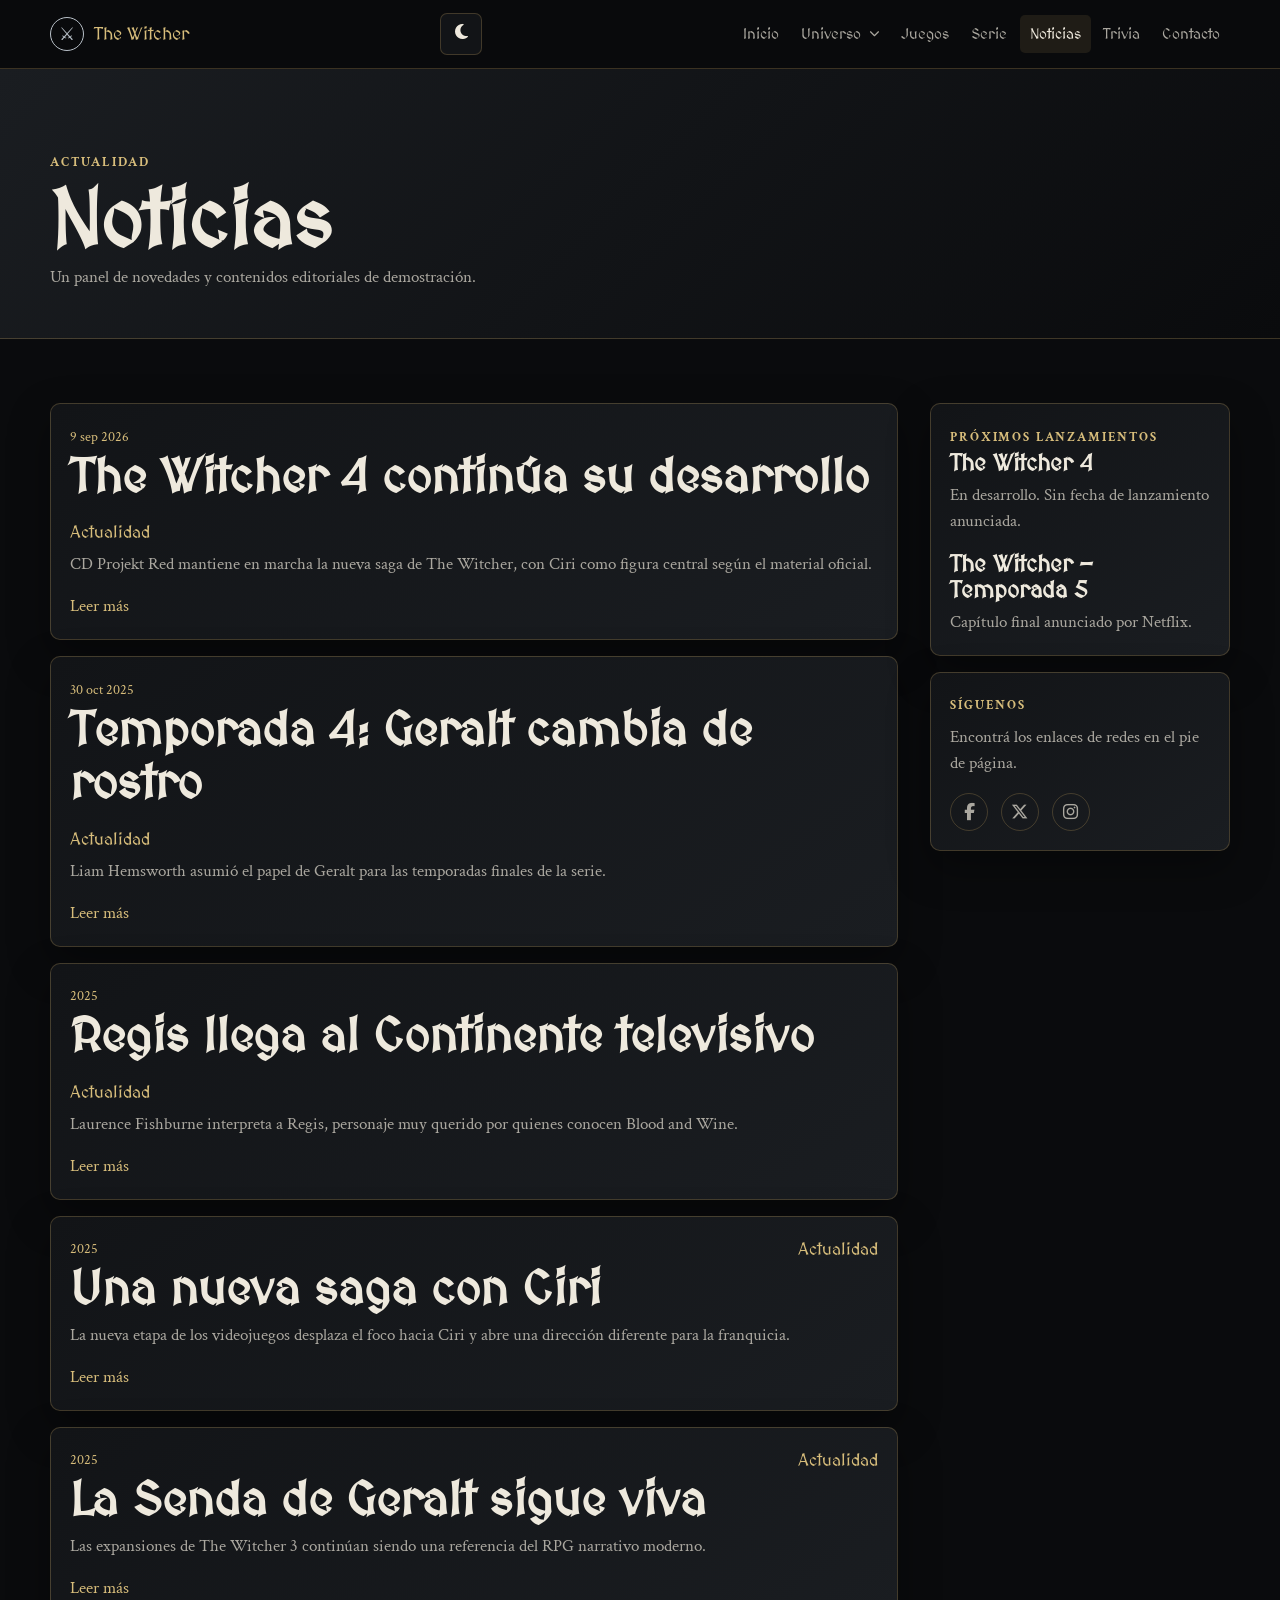
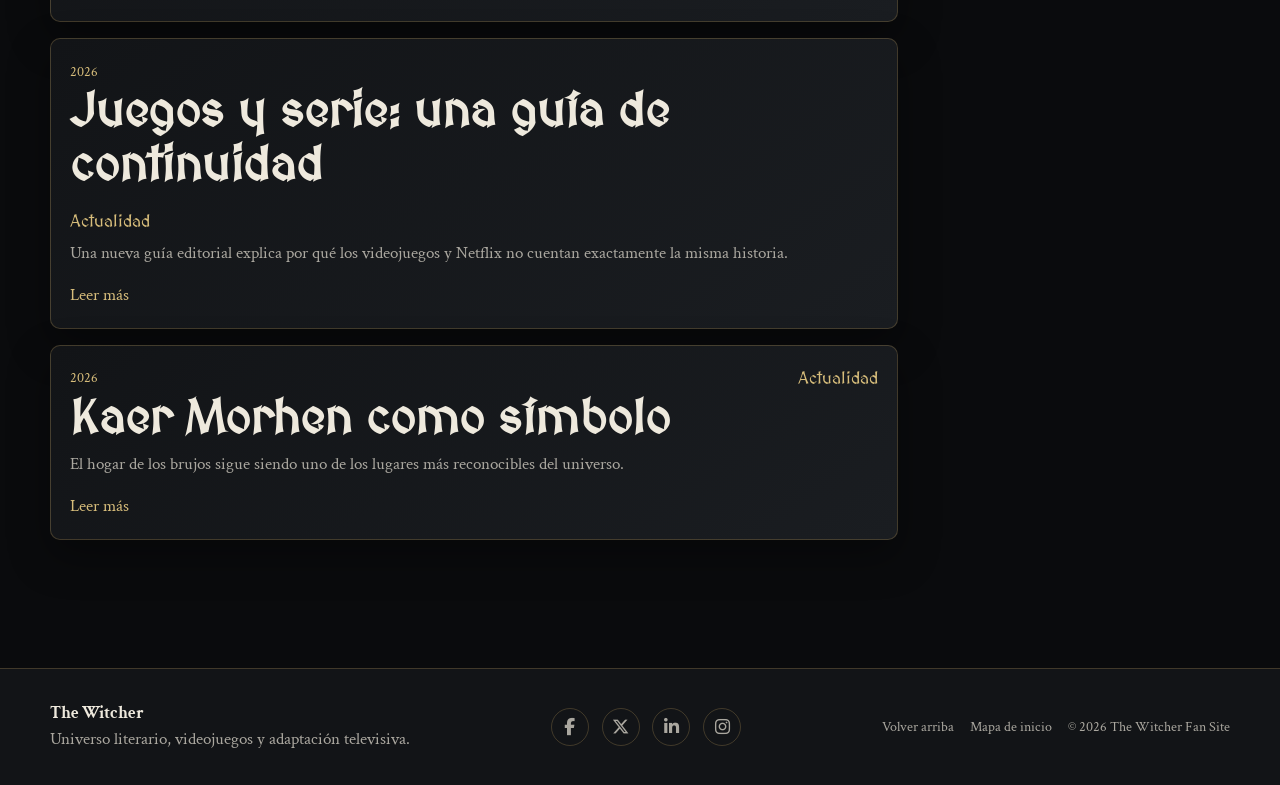
<file: noticias.html>
<!doctype html>
<html
	lang="es"
	id="top"
>
	<head>
		<meta charset="UTF-8" />
		<meta
			name="viewport"
			content="width=device-width, initial-scale=1.0"
		/>
		<meta
			name="description"
			content="The Witcher — universo, videojuegos, serie, personajes, historia, galería y trivia."
		/>
		<title>Noticias | The Witcher</title>
		<link
			rel="stylesheet"
			href="styles/reset.css"
		/>
		<link
			rel="stylesheet"
			href="styles/styles.css"
		/>
		<link
			rel="stylesheet"
			href="https://cdnjs.cloudflare.com/ajax/libs/font-awesome/6.5.1/css/all.min.css"
		/>
	</head>
	<body>
		<header class="site-header">
			<div class="container header-inner">
				<a
					class="brand"
					href="index.html"
					><span
						class="brand-mark"
						aria-hidden="true"
						>⚔</span
					>
					The Witcher</a
				>
				<div class="header-actions">
					<button
						class="theme-toggle"
						type="button"
						aria-label="Activar modo claro"
					>
						<i
							class="fa-solid fa-moon"
							aria-hidden="true"
						></i>
					</button>
					<button
						class="menu-toggle"
						type="button"
						aria-label="Abrir menú"
						aria-expanded="false"
					>
						<i
							class="fa-solid fa-bars"
							aria-hidden="true"
						></i>
					</button>
				</div>
				<nav
					class="nav"
					aria-label="Navegación principal"
				>
					<ul class="nav-list">
						<li>
							<a
								class="nav-link"
								href="index.html"
							>
								Inicio
							</a>
						</li>

						<li class="nav-dropdown">
							<button
								class="nav-link nav-dropdown-toggle"
								type="button"
								aria-haspopup="true"
							>
								Universo
								<i
									class="fa-solid fa-chevron-down"
									aria-hidden="true"
								></i>
							</button>

							<ul class="submenu">
								<li>
									<a
										class="nav-link"
										href="historia.html"
									>
										Historia
									</a>
								</li>

								<li>
									<a
										class="nav-link"
										href="personajes.html"
									>
										Personajes
									</a>
								</li>

								<li>
									<a
										class="nav-link"
										href="galeria.html"
									>
										Galería
									</a>
								</li>
							</ul>
						</li>

						<li>
							<a
								class="nav-link"
								href="juegos.html"
							>
								Juegos
							</a>
						</li>

						<li>
							<a
								class="nav-link"
								href="serie.html"
							>
								Serie
							</a>
						</li>

						<li>
							<a
								class="nav-link active"
								href="noticias.html"
							>
								Noticias
							</a>
						</li>

						<li>
							<a
								class="nav-link"
								href="trivia.html"
							>
								Trivia
							</a>
						</li>

						<li>
							<a
								class="nav-link"
								href="contacto.html"
							>
								Contacto
							</a>
						</li>
					</ul>
				</nav>
			</div>
		</header>
		<main>
			<section class="page-banner">
				<div class="container">
					<span class="eyebrow">Actualidad</span>
					<h1>Noticias</h1>
					<p>
						Un panel de novedades y contenidos editoriales de
						demostración.
					</p>
				</div>
			</section>
			<section class="section">
				<div class="container news-layout">
					<div class="news-main">
						<article class="card news-item">
							<header>
								<div>
									<span class="meta">9 sep 2026</span>
									<h2>
										The Witcher 4 continúa su desarrollo
									</h2>
								</div>
								<span class="tag">Actualidad</span>
							</header>
							<p>
								CD Projekt Red mantiene en marcha la nueva saga
								de The Witcher, con Ciri como figura central
								según el material oficial.
							</p>
							<button
								class="news-toggle"
								type="button"
								aria-expanded="false"
							>
								Leer más
							</button>
							<div class="news-extra">
								<p>
									La producción sigue siendo uno de los
									proyectos más esperados del estudio.
								</p>
								<p>
									<small
										>Contenido editorial de demostración:
										esta tarjeta no representa una noticia
										publicada por este sitio.</small
									>
								</p>
							</div>
						</article>
						<article class="card news-item">
							<header>
								<div>
									<span class="meta">30 oct 2025</span>
									<h2>
										Temporada 4: Geralt cambia de rostro
									</h2>
								</div>
								<span class="tag">Actualidad</span>
							</header>
							<p>
								Liam Hemsworth asumió el papel de Geralt para
								las temporadas finales de la serie.
							</p>
							<button
								class="news-toggle"
								type="button"
								aria-expanded="false"
							>
								Leer más
							</button>
							<div class="news-extra">
								<p>
									La cuarta temporada ya se encuentra
									disponible en Netflix.
								</p>
								<p>
									<small
										>Contenido editorial de demostración:
										esta tarjeta no representa una noticia
										publicada por este sitio.</small
									>
								</p>
							</div>
						</article>
						<article class="card news-item">
							<header>
								<div>
									<span class="meta">2025</span>
									<h2>
										Regis llega al Continente televisivo
									</h2>
								</div>
								<span class="tag">Actualidad</span>
							</header>
							<p>
								Laurence Fishburne interpreta a Regis, personaje
								muy querido por quienes conocen Blood and Wine.
							</p>
							<button
								class="news-toggle"
								type="button"
								aria-expanded="false"
							>
								Leer más
							</button>
							<div class="news-extra">
								<p>
									Su incorporación conecta una figura
									reconocible de los juegos y libros con la
									adaptación televisiva.
								</p>
								<p>
									<small
										>Contenido editorial de demostración:
										esta tarjeta no representa una noticia
										publicada por este sitio.</small
									>
								</p>
							</div>
						</article>
						<article class="card news-item">
							<header>
								<div>
									<span class="meta">2025</span>
									<h2>Una nueva saga con Ciri</h2>
								</div>
								<span class="tag">Actualidad</span>
							</header>
							<p>
								La nueva etapa de los videojuegos desplaza el
								foco hacia Ciri y abre una dirección diferente
								para la franquicia.
							</p>
							<button
								class="news-toggle"
								type="button"
								aria-expanded="false"
							>
								Leer más
							</button>
							<div class="news-extra">
								<p>
									El proyecto todavía no tiene una fecha de
									lanzamiento anunciada.
								</p>
								<p>
									<small
										>Contenido editorial de demostración:
										esta tarjeta no representa una noticia
										publicada por este sitio.</small
									>
								</p>
							</div>
						</article>
						<article class="card news-item">
							<header>
								<div>
									<span class="meta">2025</span>
									<h2>La Senda de Geralt sigue viva</h2>
								</div>
								<span class="tag">Actualidad</span>
							</header>
							<p>
								Las expansiones de The Witcher 3 continúan
								siendo una referencia del RPG narrativo moderno.
							</p>
							<button
								class="news-toggle"
								type="button"
								aria-expanded="false"
							>
								Leer más
							</button>
							<div class="news-extra">
								<p>
									Hearts of Stone y Blood and Wine amplían el
									universo con historias independientes de
									gran escala.
								</p>
								<p>
									<small
										>Contenido editorial de demostración:
										esta tarjeta no representa una noticia
										publicada por este sitio.</small
									>
								</p>
							</div>
						</article>
						<article class="card news-item">
							<header>
								<div>
									<span class="meta">2026</span>
									<h2>
										Juegos y serie: una guía de continuidad
									</h2>
								</div>
								<span class="tag">Actualidad</span>
							</header>
							<p>
								Una nueva guía editorial explica por qué los
								videojuegos y Netflix no cuentan exactamente la
								misma historia.
							</p>
							<button
								class="news-toggle"
								type="button"
								aria-expanded="false"
							>
								Leer más
							</button>
							<div class="news-extra">
								<p>
									La clave está en separar adaptación
									literaria y continuación interactiva.
								</p>
								<p>
									<small
										>Contenido editorial de demostración:
										esta tarjeta no representa una noticia
										publicada por este sitio.</small
									>
								</p>
							</div>
						</article>
						<article class="card news-item">
							<header>
								<div>
									<span class="meta">2026</span>
									<h2>Kaer Morhen como símbolo</h2>
								</div>
								<span class="tag">Actualidad</span>
							</header>
							<p>
								El hogar de los brujos sigue siendo uno de los
								lugares más reconocibles del universo.
							</p>
							<button
								class="news-toggle"
								type="button"
								aria-expanded="false"
							>
								Leer más
							</button>
							<div class="news-extra">
								<p>
									Su significado cambia según el medio, pero
									mantiene su vínculo con entrenamiento,
									memoria y familia.
								</p>
								<p>
									<small
										>Contenido editorial de demostración:
										esta tarjeta no representa una noticia
										publicada por este sitio.</small
									>
								</p>
							</div>
						</article>
					</div>
					<aside class="sidebar">
						<div class="card">
							<span class="eyebrow">Próximos lanzamientos</span>
							<h3>The Witcher 4</h3>
							<p>
								En desarrollo. Sin fecha de lanzamiento
								anunciada.
							</p>
							<h3 style="margin-top: 1rem">
								The Witcher — Temporada 5
							</h3>
							<p>Capítulo final anunciado por Netflix.</p>
						</div>
						<div class="card">
							<span class="eyebrow">Síguenos</span>
							<p>
								Encontrá los enlaces de redes en el pie de
								página.
							</p>
							<div
								class="socials"
								style="margin-top: 1rem"
							>
								<a
									href="#"
									aria-label="Facebook"
									><i class="fa-brands fa-facebook-f"></i></a
								><a
									href="#"
									aria-label="X"
									><i class="fa-brands fa-x-twitter"></i></a
								><a
									href="#"
									aria-label="Instagram"
									><i class="fa-brands fa-instagram"></i
								></a>
							</div>
						</div>
					</aside>
				</div>
			</section>
		</main>
		<footer class="site-footer">
			<div class="container footer-inner">
				<div>
					<strong>The Witcher</strong>
					<p>
						Universo literario, videojuegos y adaptación televisiva.
					</p>
				</div>
				<div
					class="socials"
					aria-label="Redes sociales"
				>
					<a
						href="#"
						aria-label="Facebook"
						><i class="fa-brands fa-facebook-f"></i></a
					><!-- Reemplazar con URL real -->
					<a
						href="#"
						aria-label="X"
						><i class="fa-brands fa-x-twitter"></i></a
					><!-- Reemplazar con URL real -->
					<a
						href="#"
						aria-label="LinkedIn"
						><i class="fa-brands fa-linkedin-in"></i></a
					><!-- Reemplazar con URL real -->
					<a
						href="#"
						aria-label="Instagram"
						><i class="fa-brands fa-instagram"></i></a
					><!-- Reemplazar con URL real -->
				</div>
				<div class="footer-links">
					<a href="#top">Volver arriba</a>
					<a href="index.html">Mapa de inicio</a>
					<span>© <span data-year></span> The Witcher Fan Site</span>
				</div>
			</div>
		</footer>
		<script src="scripts/index.js"></script>
	</body>
</html>
</file>
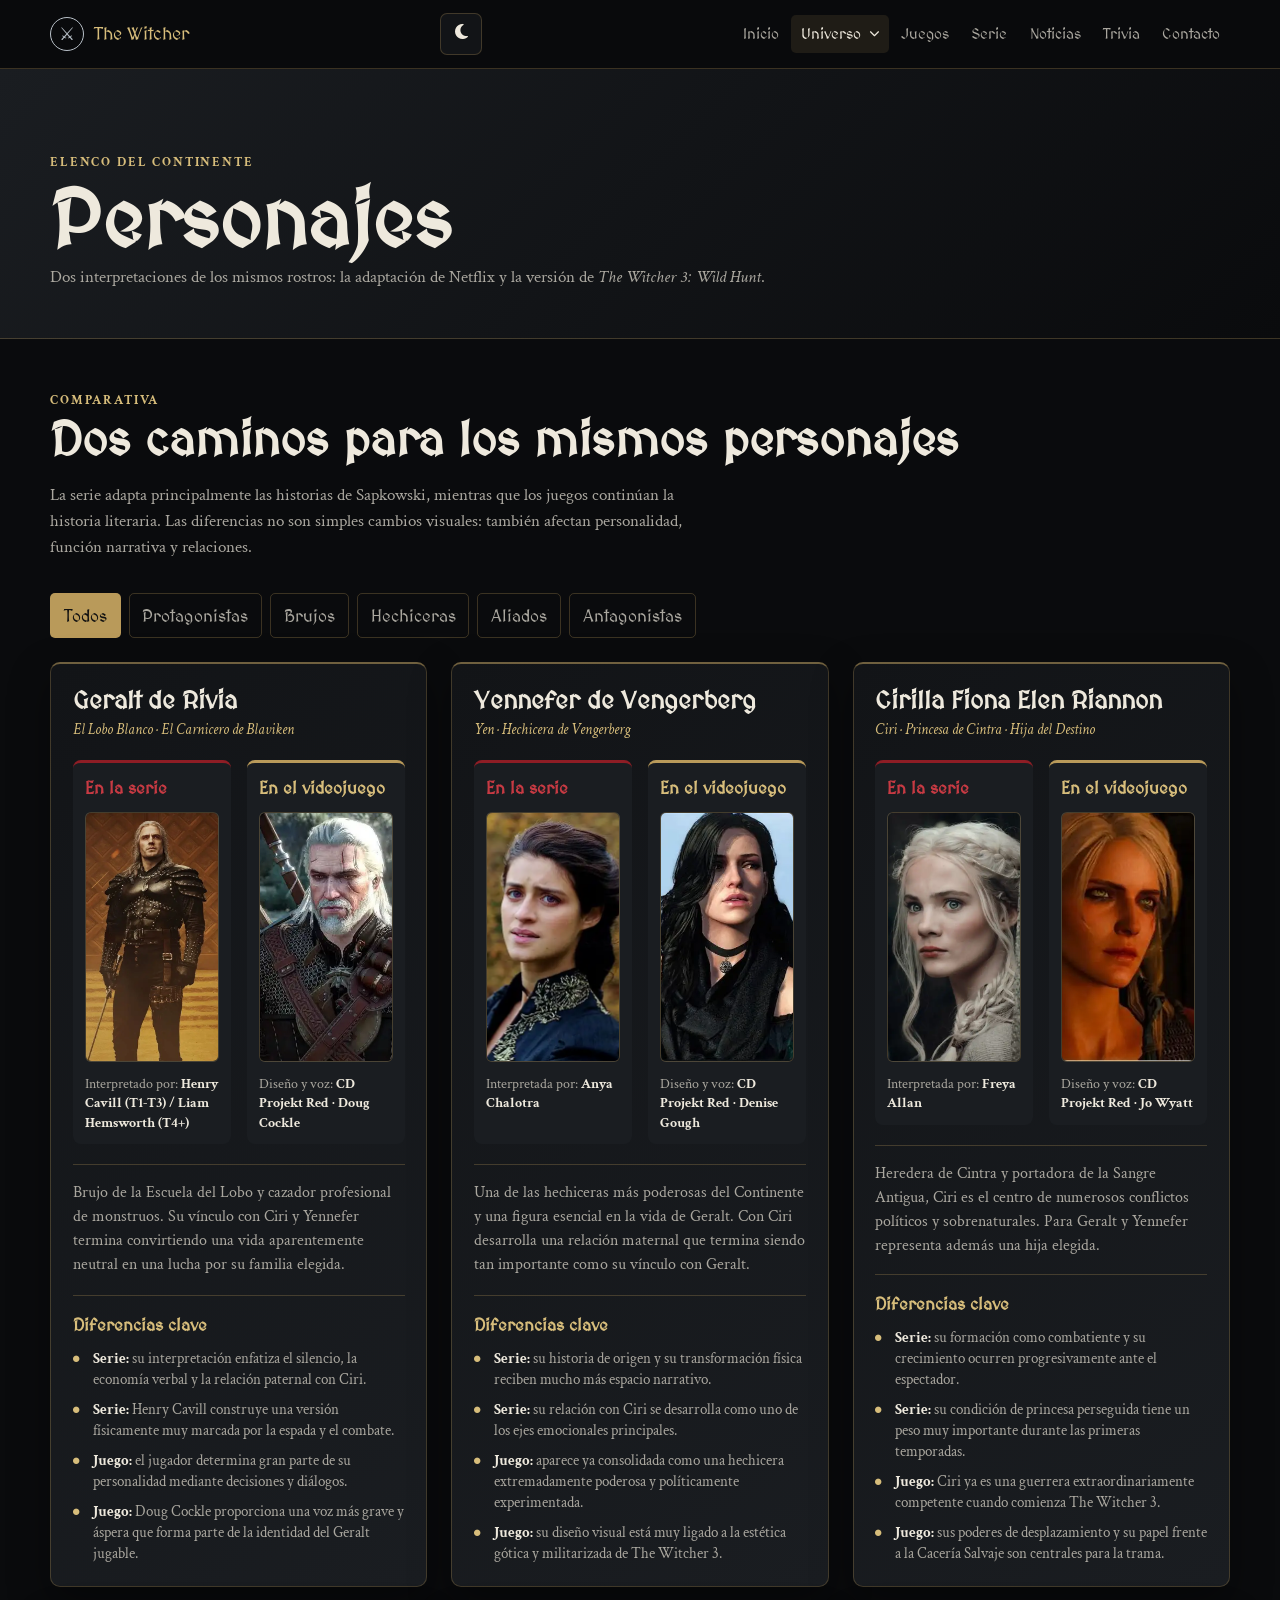
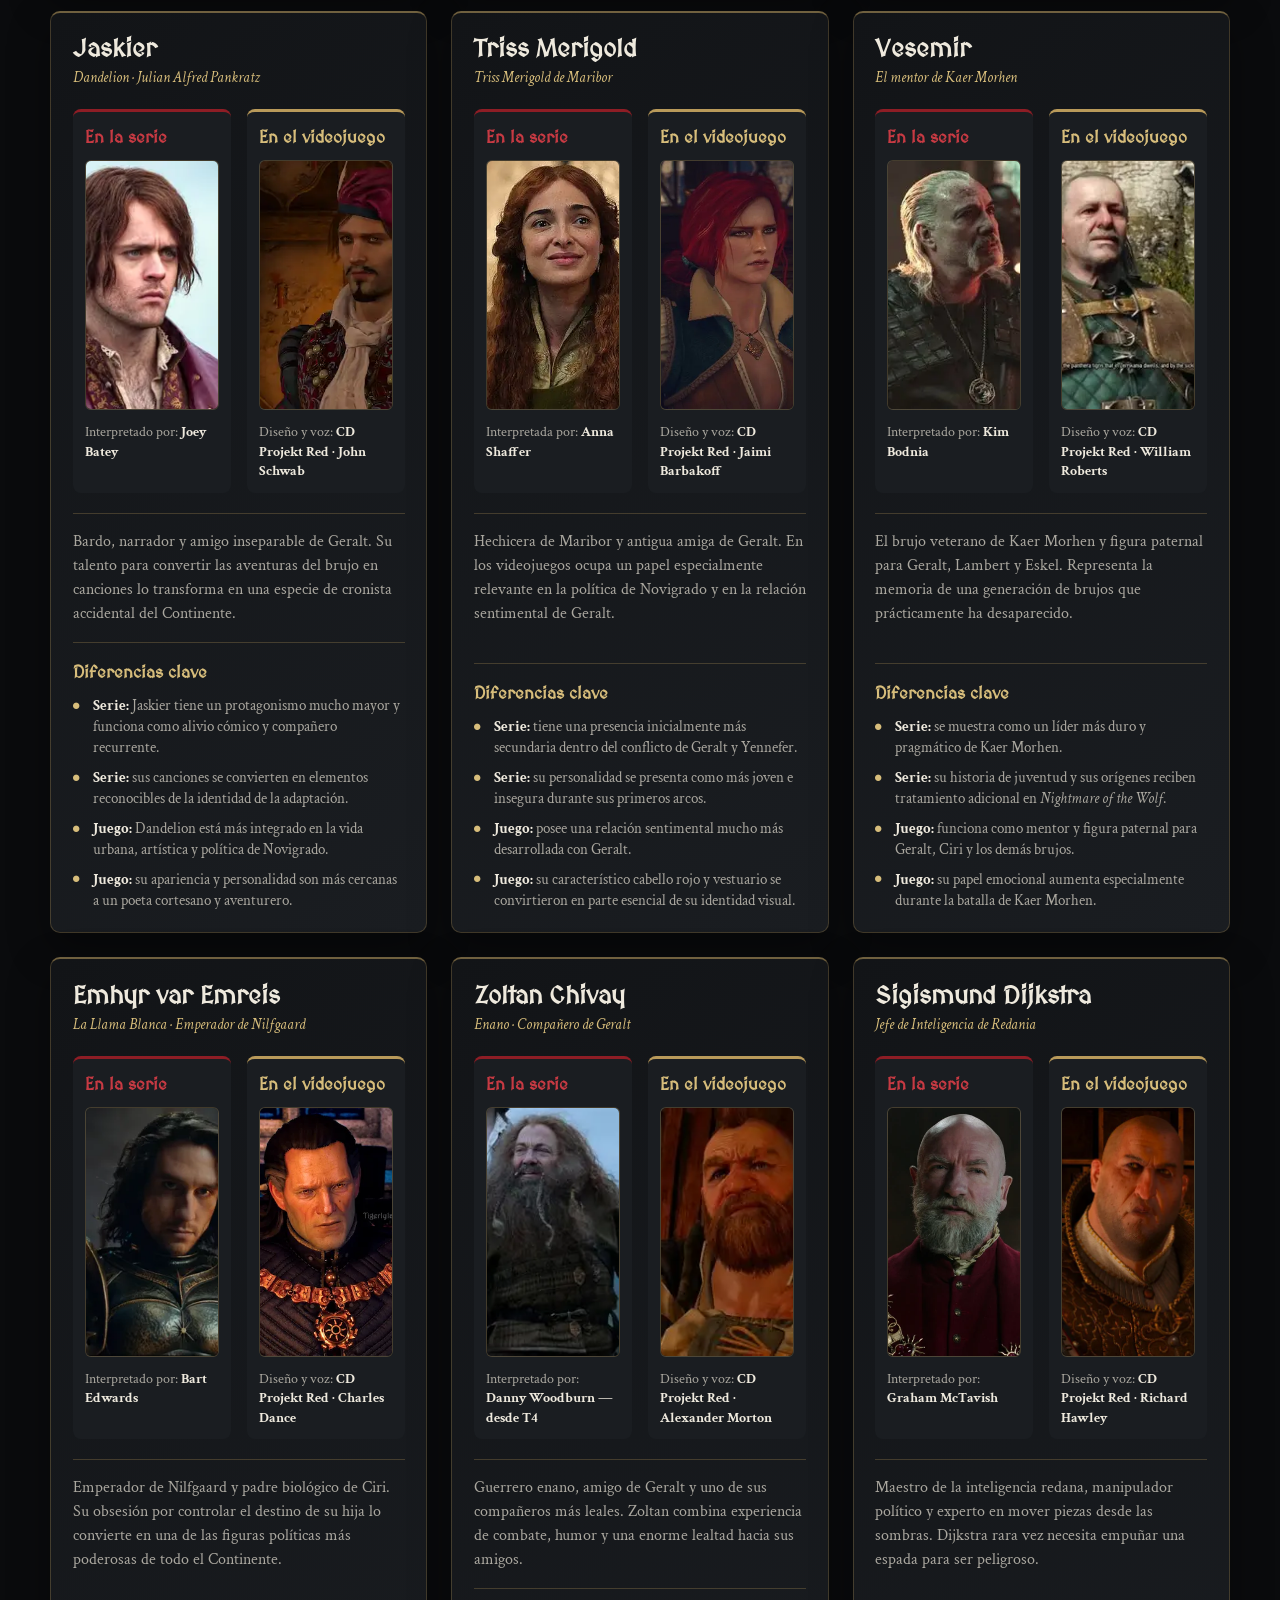
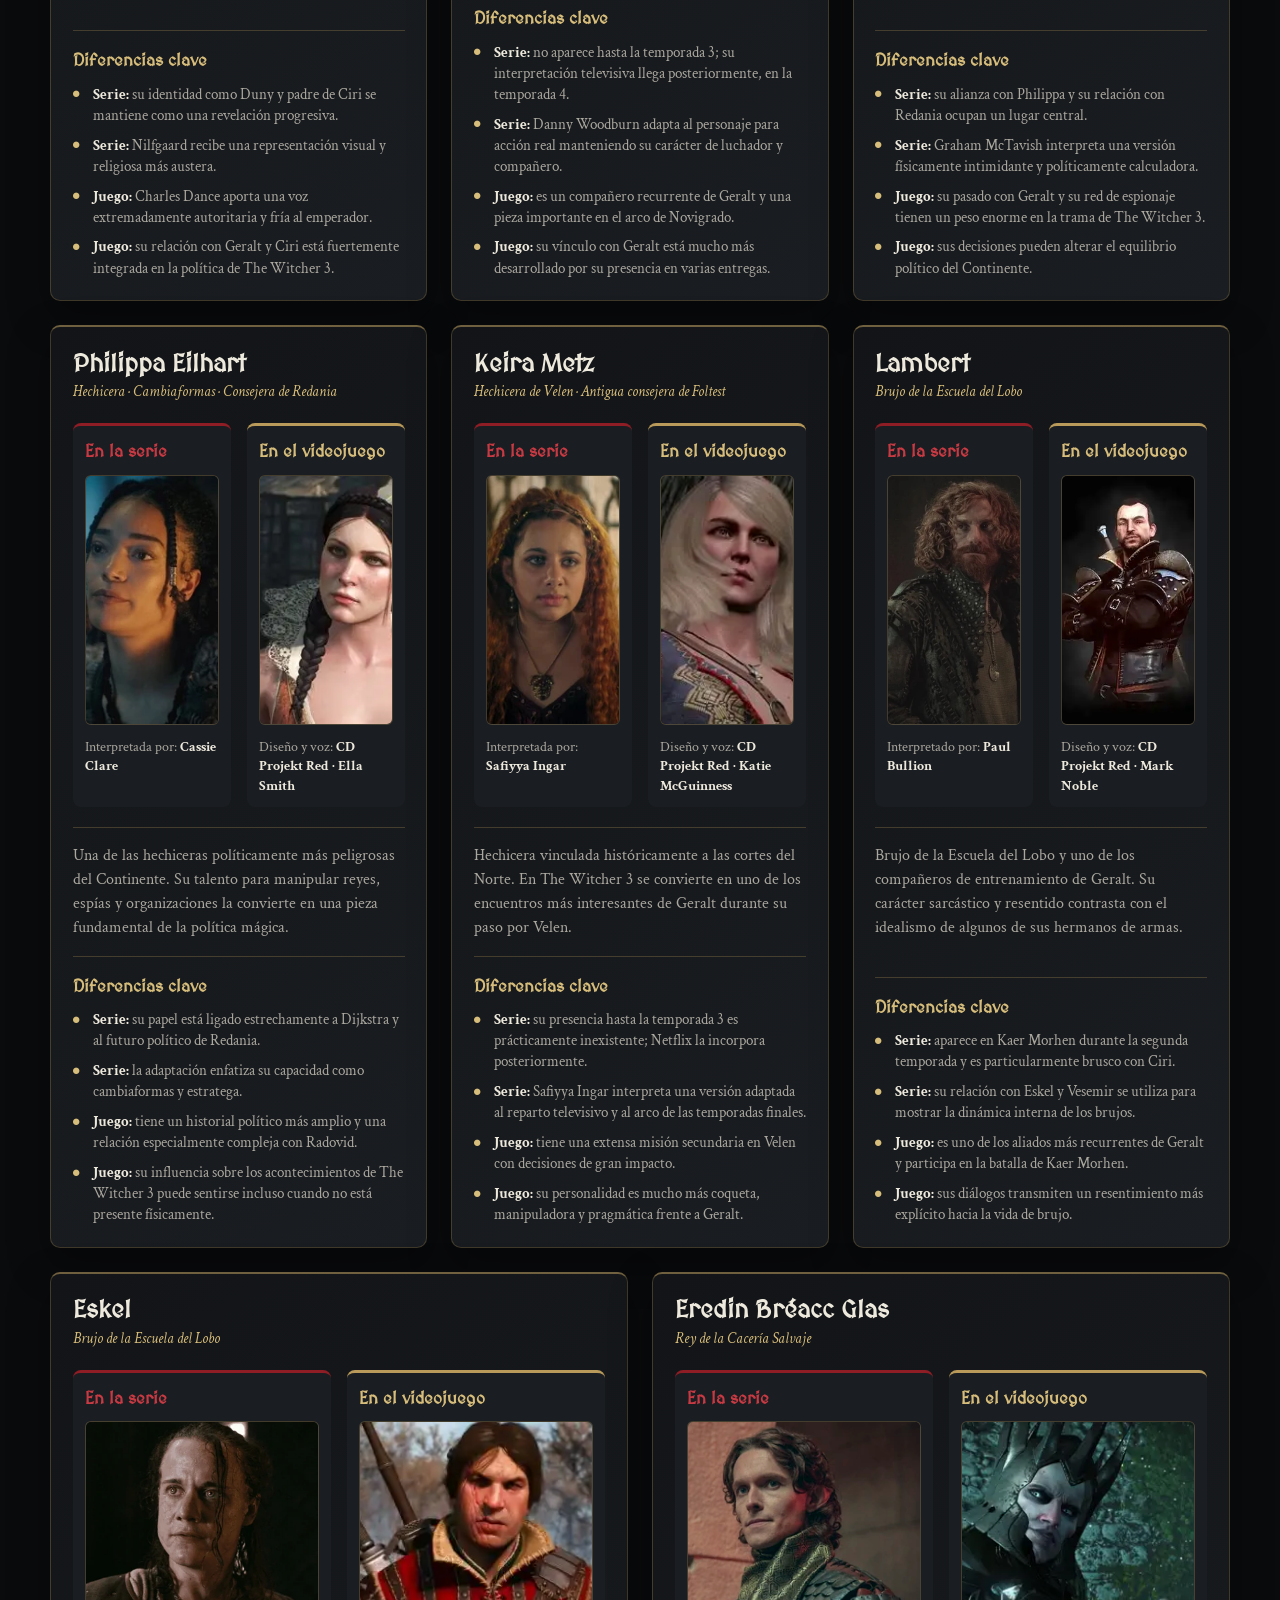
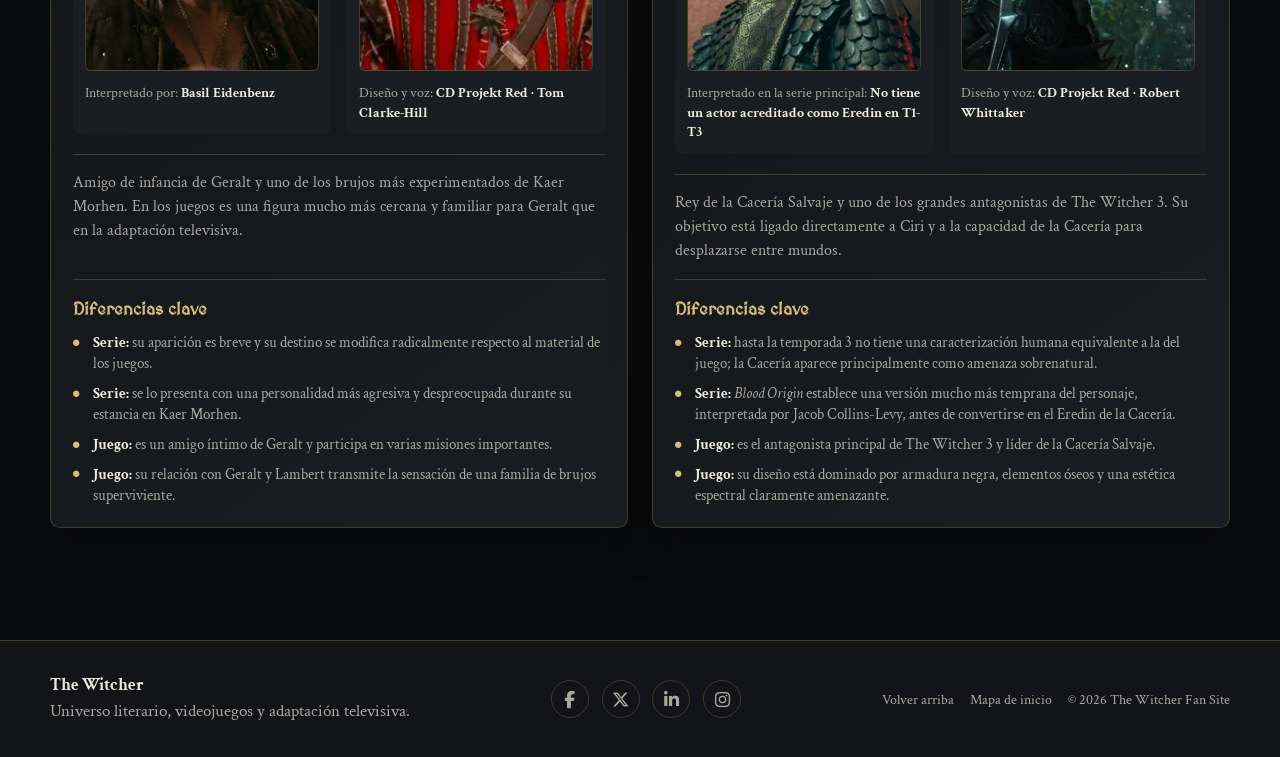
<file: personajes.html>
<!doctype html>
<html
	lang="es"
	id="top"
>
	<head>
		<meta charset="UTF-8" />
		<meta
			name="viewport"
			content="width=device-width, initial-scale=1.0"
		/>
		<meta
			name="description"
			content="Comparativa de personajes de The Witcher entre la serie de Netflix y The Witcher 3: Wild Hunt."
		/>
		<title>Personajes | The Witcher</title>

		<link
			rel="stylesheet"
			href="styles/reset.css"
		/>
		<link
			rel="stylesheet"
			href="styles/styles.css"
		/>
		<link
			rel="stylesheet"
			href="https://cdnjs.cloudflare.com/ajax/libs/font-awesome/6.5.1/css/all.min.css"
		/>
	</head>

	<body>
		<header class="site-header">
			<div class="container header-inner">
				<a
					class="brand"
					href="index.html"
				>
					<span
						class="brand-mark"
						aria-hidden="true"
						>⚔</span
					>
					The Witcher
				</a>

				<div class="header-actions">
					<button
						class="theme-toggle"
						type="button"
						aria-label="Activar modo claro"
					>
						<i
							class="fa-solid fa-moon"
							aria-hidden="true"
						></i>
					</button>

					<button
						class="menu-toggle"
						type="button"
						aria-label="Abrir menú"
						aria-expanded="false"
					>
						<i
							class="fa-solid fa-bars"
							aria-hidden="true"
						></i>
					</button>
				</div>

				<nav
					class="nav"
					aria-label="Navegación principal"
				>
					<ul class="nav-list">
						<li>
							<a
								class="nav-link"
								href="index.html"
							>
								Inicio
							</a>
						</li>

						<li class="nav-dropdown">
							<button
								class="nav-link nav-dropdown-toggle active"
								type="button"
								aria-haspopup="true"
							>
								Universo
								<i
									class="fa-solid fa-chevron-down"
									aria-hidden="true"
								></i>
							</button>

							<ul class="submenu">
								<li>
									<a
										class="nav-link"
										href="historia.html"
									>
										Historia
									</a>
								</li>

								<li>
									<a
										class="nav-link active"
										href="personajes.html"
									>
										Personajes
									</a>
								</li>

								<li>
									<a
										class="nav-link"
										href="galeria.html"
									>
										Galería
									</a>
								</li>
							</ul>
						</li>

						<li>
							<a
								class="nav-link"
								href="juegos.html"
							>
								Juegos
							</a>
						</li>

						<li>
							<a
								class="nav-link"
								href="serie.html"
							>
								Serie
							</a>
						</li>

						<li>
							<a
								class="nav-link"
								href="noticias.html"
							>
								Noticias
							</a>
						</li>

						<li>
							<a
								class="nav-link"
								href="trivia.html"
							>
								Trivia
							</a>
						</li>

						<li>
							<a
								class="nav-link"
								href="contacto.html"
							>
								Contacto
							</a>
						</li>
					</ul>
				</nav>
			</div>
		</header>

		<main>
			<section class="page-banner">
				<div class="container">
					<span class="eyebrow">Elenco del Continente</span>
					<h1>Personajes</h1>
					<p>
						Dos interpretaciones de los mismos rostros: la
						adaptación de Netflix y la versión de
						<em>The Witcher 3: Wild Hunt</em>.
					</p>
				</div>
			</section>

			<section class="section personajes-section">
				<div class="container">
					<div class="section-head">
						<div>
							<span class="eyebrow">Comparativa</span>
							<h2>Dos caminos para los mismos personajes</h2>
						</div>

						<p>
							La serie adapta principalmente las historias de
							Sapkowski, mientras que los juegos continúan la
							historia literaria. Las diferencias no son simples
							cambios visuales: también afectan personalidad,
							función narrativa y relaciones.
						</p>
					</div>

					<div
						class="filter-bar"
						aria-label="Filtrar personajes"
					>
						<button
							class="filter-btn active"
							data-filter="todos"
							type="button"
						>
							Todos
						</button>

						<button
							class="filter-btn"
							data-filter="protagonistas"
							type="button"
						>
							Protagonistas
						</button>

						<button
							class="filter-btn"
							data-filter="brujos"
							type="button"
						>
							Brujos
						</button>

						<button
							class="filter-btn"
							data-filter="hechiceras"
							type="button"
						>
							Hechiceras
						</button>

						<button
							class="filter-btn"
							data-filter="aliados"
							type="button"
						>
							Aliados
						</button>

						<button
							class="filter-btn"
							data-filter="antagonistas"
							type="button"
						>
							Antagonistas
						</button>
					</div>

					<div class="personajes-grid">
						<article
							class="card-personaje"
							data-categoria="protagonistas brujos"
						>
							<h3 class="personaje-nombre">Geralt de Rivia</h3>
							<p class="personaje-alias">
								El Lobo Blanco · El Carnicero de Blaviken
							</p>

							<div class="personaje-comparativa">
								<div class="columna-serie">
									<h4>En la serie</h4>

									<img
										src="assets/images/geralt_serie.webp"
										alt="Geralt de Rivia en la serie de Netflix"
										class="img-serie"
									/>

									<p class="actor-info">
										Interpretado por:
										<strong
											>Henry Cavill (T1-T3) / Liam
											Hemsworth (T4+)</strong
										>
									</p>
								</div>

								<div class="columna-juego">
									<h4>En el videojuego</h4>

									<img
										src="assets/images/geralt_juego.webp"
										alt="Geralt de Rivia en The Witcher 3"
										class="img-juego"
									/>

									<p class="actor-info">
										Diseño y voz:
										<strong
											>CD Projekt Red · Doug
											Cockle</strong
										>
									</p>
								</div>
							</div>

							<div class="personaje-descripcion">
								<p>
									Brujo de la Escuela del Lobo y cazador
									profesional de monstruos. Su vínculo con
									Ciri y Yennefer termina convirtiendo una
									vida aparentemente neutral en una lucha por
									su familia elegida.
								</p>
							</div>

							<div class="personaje-diferencias">
								<h4>Diferencias clave</h4>
								<ul>
									<li>
										<strong>Serie:</strong> su
										interpretación enfatiza el silencio, la
										economía verbal y la relación paternal
										con Ciri.
									</li>
									<li>
										<strong>Serie:</strong> Henry Cavill
										construye una versión físicamente muy
										marcada por la espada y el combate.
									</li>
									<li>
										<strong>Juego:</strong> el jugador
										determina gran parte de su personalidad
										mediante decisiones y diálogos.
									</li>
									<li>
										<strong>Juego:</strong> Doug Cockle
										proporciona una voz más grave y áspera
										que forma parte de la identidad del
										Geralt jugable.
									</li>
								</ul>
							</div>
						</article>

						<article
							class="card-personaje"
							data-categoria="protagonistas hechiceras"
						>
							<h3 class="personaje-nombre">
								Yennefer de Vengerberg
							</h3>
							<p class="personaje-alias">
								Yen · Hechicera de Vengerberg
							</p>

							<div class="personaje-comparativa">
								<div class="columna-serie">
									<h4>En la serie</h4>

									<img
										src="assets/images/yennefer_serie.webp"
										alt="Yennefer de Vengerberg en la serie de Netflix"
										class="img-serie"
									/>

									<p class="actor-info">
										Interpretada por:
										<strong>Anya Chalotra</strong>
									</p>
								</div>

								<div class="columna-juego">
									<h4>En el videojuego</h4>

									<img
										src="assets/images/yennefer_juego.webp"
										alt="Yennefer de Vengerberg en The Witcher 3"
										class="img-juego"
									/>

									<p class="actor-info">
										Diseño y voz:
										<strong
											>CD Projekt Red · Denise
											Gough</strong
										>
									</p>
								</div>
							</div>

							<div class="personaje-descripcion">
								<p>
									Una de las hechiceras más poderosas del
									Continente y una figura esencial en la vida
									de Geralt. Con Ciri desarrolla una relación
									maternal que termina siendo tan importante
									como su vínculo con Geralt.
								</p>
							</div>

							<div class="personaje-diferencias">
								<h4>Diferencias clave</h4>
								<ul>
									<li>
										<strong>Serie:</strong> su historia de
										origen y su transformación física
										reciben mucho más espacio narrativo.
									</li>
									<li>
										<strong>Serie:</strong> su relación con
										Ciri se desarrolla como uno de los ejes
										emocionales principales.
									</li>
									<li>
										<strong>Juego:</strong> aparece ya
										consolidada como una hechicera
										extremadamente poderosa y políticamente
										experimentada.
									</li>
									<li>
										<strong>Juego:</strong> su diseño visual
										está muy ligado a la estética gótica y
										militarizada de The Witcher 3.
									</li>
								</ul>
							</div>
						</article>

						<article
							class="card-personaje"
							data-categoria="protagonistas"
						>
							<h3 class="personaje-nombre">
								Cirilla Fiona Elen Riannon
							</h3>
							<p class="personaje-alias">
								Ciri · Princesa de Cintra · Hija del Destino
							</p>

							<div class="personaje-comparativa">
								<div class="columna-serie">
									<h4>En la serie</h4>

									<img
										src="assets/images/ciri_serie.webp"
										alt="Ciri en la serie de Netflix"
										class="img-serie"
									/>

									<p class="actor-info">
										Interpretada por:
										<strong>Freya Allan</strong>
									</p>
								</div>

								<div class="columna-juego">
									<h4>En el videojuego</h4>

									<img
										src="assets/images/ciri_juego.webp"
										alt="Ciri en The Witcher 3"
										class="img-juego"
									/>

									<p class="actor-info">
										Diseño y voz:
										<strong
											>CD Projekt Red · Jo Wyatt</strong
										>
									</p>
								</div>
							</div>

							<div class="personaje-descripcion">
								<p>
									Heredera de Cintra y portadora de la Sangre
									Antigua, Ciri es el centro de numerosos
									conflictos políticos y sobrenaturales. Para
									Geralt y Yennefer representa además una hija
									elegida.
								</p>
							</div>

							<div class="personaje-diferencias">
								<h4>Diferencias clave</h4>
								<ul>
									<li>
										<strong>Serie:</strong> su formación
										como combatiente y su crecimiento
										ocurren progresivamente ante el
										espectador.
									</li>
									<li>
										<strong>Serie:</strong> su condición de
										princesa perseguida tiene un peso muy
										importante durante las primeras
										temporadas.
									</li>
									<li>
										<strong>Juego:</strong> Ciri ya es una
										guerrera extraordinariamente competente
										cuando comienza The Witcher 3.
									</li>
									<li>
										<strong>Juego:</strong> sus poderes de
										desplazamiento y su papel frente a la
										Cacería Salvaje son centrales para la
										trama.
									</li>
								</ul>
							</div>
						</article>

						<article
							class="card-personaje"
							data-categoria="protagonistas aliados"
						>
							<h3 class="personaje-nombre">Jaskier</h3>
							<p class="personaje-alias">
								Dandelion · Julian Alfred Pankratz
							</p>

							<div class="personaje-comparativa">
								<div class="columna-serie">
									<h4>En la serie</h4>

									<img
										src="assets/images/jaskier_serie.webp"
										alt="Jaskier en la serie de Netflix"
										class="img-serie"
									/>

									<p class="actor-info">
										Interpretado por:
										<strong>Joey Batey</strong>
									</p>
								</div>

								<div class="columna-juego">
									<h4>En el videojuego</h4>

									<img
										src="assets/images/jaskier_juego.webp"
										alt="Dandelion en The Witcher 3"
										class="img-juego"
									/>

									<p class="actor-info">
										Diseño y voz:
										<strong
											>CD Projekt Red · John
											Schwab</strong
										>
									</p>
								</div>
							</div>

							<div class="personaje-descripcion">
								<p>
									Bardo, narrador y amigo inseparable de
									Geralt. Su talento para convertir las
									aventuras del brujo en canciones lo
									transforma en una especie de cronista
									accidental del Continente.
								</p>
							</div>

							<div class="personaje-diferencias">
								<h4>Diferencias clave</h4>
								<ul>
									<li>
										<strong>Serie:</strong> Jaskier tiene un
										protagonismo mucho mayor y funciona como
										alivio cómico y compañero recurrente.
									</li>
									<li>
										<strong>Serie:</strong> sus canciones se
										convierten en elementos reconocibles de
										la identidad de la adaptación.
									</li>
									<li>
										<strong>Juego:</strong> Dandelion está
										más integrado en la vida urbana,
										artística y política de Novigrado.
									</li>
									<li>
										<strong>Juego:</strong> su apariencia y
										personalidad son más cercanas a un poeta
										cortesano y aventurero.
									</li>
								</ul>
							</div>
						</article>

						<article
							class="card-personaje"
							data-categoria="hechiceras aliados"
						>
							<h3 class="personaje-nombre">Triss Merigold</h3>
							<p class="personaje-alias">
								Triss Merigold de Maribor
							</p>

							<div class="personaje-comparativa">
								<div class="columna-serie">
									<h4>En la serie</h4>

									<img
										src="assets/images/triss_serie.webp"
										alt="Triss Merigold en la serie de Netflix"
										class="img-serie"
									/>

									<p class="actor-info">
										Interpretada por:
										<strong>Anna Shaffer</strong>
									</p>
								</div>

								<div class="columna-juego">
									<h4>En el videojuego</h4>

									<img
										src="assets/images/triss_juego.webp"
										alt="Triss Merigold en The Witcher 3"
										class="img-juego"
									/>

									<p class="actor-info">
										Diseño y voz:
										<strong
											>CD Projekt Red · Jaimi
											Barbakoff</strong
										>
									</p>
								</div>
							</div>

							<div class="personaje-descripcion">
								<p>
									Hechicera de Maribor y antigua amiga de
									Geralt. En los videojuegos ocupa un papel
									especialmente relevante en la política de
									Novigrado y en la relación sentimental de
									Geralt.
								</p>
							</div>

							<div class="personaje-diferencias">
								<h4>Diferencias clave</h4>
								<ul>
									<li>
										<strong>Serie:</strong> tiene una
										presencia inicialmente más secundaria
										dentro del conflicto de Geralt y
										Yennefer.
									</li>
									<li>
										<strong>Serie:</strong> su personalidad
										se presenta como más joven e insegura
										durante sus primeros arcos.
									</li>
									<li>
										<strong>Juego:</strong> posee una
										relación sentimental mucho más
										desarrollada con Geralt.
									</li>
									<li>
										<strong>Juego:</strong> su
										característico cabello rojo y vestuario
										se convirtieron en parte esencial de su
										identidad visual.
									</li>
								</ul>
							</div>
						</article>

						<article
							class="card-personaje"
							data-categoria="brujos aliados"
						>
							<h3 class="personaje-nombre">Vesemir</h3>
							<p class="personaje-alias">
								El mentor de Kaer Morhen
							</p>

							<div class="personaje-comparativa">
								<div class="columna-serie">
									<h4>En la serie</h4>

									<img
										src="assets/images/vesemir_serie.webp"
										alt="Vesemir en la serie de Netflix"
										class="img-serie"
									/>

									<p class="actor-info">
										Interpretado por:
										<strong>Kim Bodnia</strong>
									</p>
								</div>

								<div class="columna-juego">
									<h4>En el videojuego</h4>

									<img
										src="assets/images/vesemir_juego.webp"
										alt="Vesemir en The Witcher 3"
										class="img-juego"
									/>

									<p class="actor-info">
										Diseño y voz:
										<strong
											>CD Projekt Red · William
											Roberts</strong
										>
									</p>
								</div>
							</div>

							<div class="personaje-descripcion">
								<p>
									El brujo veterano de Kaer Morhen y figura
									paternal para Geralt, Lambert y Eskel.
									Representa la memoria de una generación de
									brujos que prácticamente ha desaparecido.
								</p>
							</div>

							<div class="personaje-diferencias">
								<h4>Diferencias clave</h4>
								<ul>
									<li>
										<strong>Serie:</strong> se muestra como
										un líder más duro y pragmático de Kaer
										Morhen.
									</li>
									<li>
										<strong>Serie:</strong> su historia de
										juventud y sus orígenes reciben
										tratamiento adicional en
										<em>Nightmare of the Wolf</em>.
									</li>
									<li>
										<strong>Juego:</strong> funciona como
										mentor y figura paternal para Geralt,
										Ciri y los demás brujos.
									</li>
									<li>
										<strong>Juego:</strong> su papel
										emocional aumenta especialmente durante
										la batalla de Kaer Morhen.
									</li>
								</ul>
							</div>
						</article>

						<article
							class="card-personaje"
							data-categoria="antagonistas"
						>
							<h3 class="personaje-nombre">Emhyr var Emreis</h3>
							<p class="personaje-alias">
								La Llama Blanca · Emperador de Nilfgaard
							</p>

							<div class="personaje-comparativa">
								<div class="columna-serie">
									<h4>En la serie</h4>

									<img
										src="assets/images/emhyr_serie.webp"
										alt="Emhyr var Emreis en la serie de Netflix"
										class="img-serie"
									/>

									<p class="actor-info">
										Interpretado por:
										<strong>Bart Edwards</strong>
									</p>
								</div>

								<div class="columna-juego">
									<h4>En el videojuego</h4>

									<img
										src="assets/images/emhyr_juego.webp"
										alt="Emhyr var Emreis en The Witcher 3"
										class="img-juego"
									/>

									<p class="actor-info">
										Diseño y voz:
										<strong
											>CD Projekt Red · Charles
											Dance</strong
										>
									</p>
								</div>
							</div>

							<div class="personaje-descripcion">
								<p>
									Emperador de Nilfgaard y padre biológico de
									Ciri. Su obsesión por controlar el destino
									de su hija lo convierte en una de las
									figuras políticas más poderosas de todo el
									Continente.
								</p>
							</div>

							<div class="personaje-diferencias">
								<h4>Diferencias clave</h4>
								<ul>
									<li>
										<strong>Serie:</strong> su identidad
										como Duny y padre de Ciri se mantiene
										como una revelación progresiva.
									</li>
									<li>
										<strong>Serie:</strong> Nilfgaard recibe
										una representación visual y religiosa
										más austera.
									</li>
									<li>
										<strong>Juego:</strong> Charles Dance
										aporta una voz extremadamente
										autoritaria y fría al emperador.
									</li>
									<li>
										<strong>Juego:</strong> su relación con
										Geralt y Ciri está fuertemente integrada
										en la política de The Witcher 3.
									</li>
								</ul>
							</div>
						</article>

						<article
							class="card-personaje"
							data-categoria="aliados"
						>
							<h3 class="personaje-nombre">Zoltan Chivay</h3>
							<p class="personaje-alias">
								Enano · Compañero de Geralt
							</p>

							<div class="personaje-comparativa">
								<div class="columna-serie">
									<h4>En la serie</h4>

									<img
										src="assets/images/zoltan_serie.webp"
										alt="Zoltan Chivay en la serie de Netflix"
										class="img-serie"
									/>

									<p class="actor-info">
										Interpretado por:
										<strong
											>Danny Woodburn — desde T4</strong
										>
									</p>
								</div>

								<div class="columna-juego">
									<h4>En el videojuego</h4>

									<img
										src="assets/images/zoltan_juego.webp"
										alt="Zoltan Chivay en The Witcher 3"
										class="img-juego"
									/>

									<p class="actor-info">
										Diseño y voz:
										<strong
											>CD Projekt Red · Alexander
											Morton</strong
										>
									</p>
								</div>
							</div>

							<div class="personaje-descripcion">
								<p>
									Guerrero enano, amigo de Geralt y uno de sus
									compañeros más leales. Zoltan combina
									experiencia de combate, humor y una enorme
									lealtad hacia sus amigos.
								</p>
							</div>

							<div class="personaje-diferencias">
								<h4>Diferencias clave</h4>
								<ul>
									<li>
										<strong>Serie:</strong> no aparece hasta
										la temporada 3; su interpretación
										televisiva llega posteriormente, en la
										temporada 4.
									</li>
									<li>
										<strong>Serie:</strong> Danny Woodburn
										adapta al personaje para acción real
										manteniendo su carácter de luchador y
										compañero.
									</li>
									<li>
										<strong>Juego:</strong> es un compañero
										recurrente de Geralt y una pieza
										importante en el arco de Novigrado.
									</li>
									<li>
										<strong>Juego:</strong> su vínculo con
										Geralt está mucho más desarrollado por
										su presencia en varias entregas.
									</li>
								</ul>
							</div>
						</article>

						<article
							class="card-personaje"
							data-categoria="aliados antagonistas"
						>
							<h3 class="personaje-nombre">Sigismund Dijkstra</h3>
							<p class="personaje-alias">
								Jefe de Inteligencia de Redania
							</p>

							<div class="personaje-comparativa">
								<div class="columna-serie">
									<h4>En la serie</h4>

									<img
										src="assets/images/dijkstra_serie.webp"
										alt="Sigismund Dijkstra en la serie de Netflix"
										class="img-serie"
									/>

									<p class="actor-info">
										Interpretado por:
										<strong>Graham McTavish</strong>
									</p>
								</div>

								<div class="columna-juego">
									<h4>En el videojuego</h4>

									<img
										src="assets/images/dijkstra_juego.webp"
										alt="Sigismund Dijkstra en The Witcher 3"
										class="img-juego"
									/>

									<p class="actor-info">
										Diseño y voz:
										<strong
											>CD Projekt Red · Richard
											Hawley</strong
										>
									</p>
								</div>
							</div>

							<div class="personaje-descripcion">
								<p>
									Maestro de la inteligencia redana,
									manipulador político y experto en mover
									piezas desde las sombras. Dijkstra rara vez
									necesita empuñar una espada para ser
									peligroso.
								</p>
							</div>

							<div class="personaje-diferencias">
								<h4>Diferencias clave</h4>
								<ul>
									<li>
										<strong>Serie:</strong> su alianza con
										Philippa y su relación con Redania
										ocupan un lugar central.
									</li>
									<li>
										<strong>Serie:</strong> Graham McTavish
										interpreta una versión físicamente
										intimidante y políticamente calculadora.
									</li>
									<li>
										<strong>Juego:</strong> su pasado con
										Geralt y su red de espionaje tienen un
										peso enorme en la trama de The Witcher
										3.
									</li>
									<li>
										<strong>Juego:</strong> sus decisiones
										pueden alterar el equilibrio político
										del Continente.
									</li>
								</ul>
							</div>
						</article>

						<article
							class="card-personaje"
							data-categoria="hechiceras antagonistas"
						>
							<h3 class="personaje-nombre">Philippa Eilhart</h3>
							<p class="personaje-alias">
								Hechicera · Cambiaformas · Consejera de Redania
							</p>

							<div class="personaje-comparativa">
								<div class="columna-serie">
									<h4>En la serie</h4>

									<img
										src="assets/images/philipa_serie.webp"
										alt="Philippa Eilhart en la serie de Netflix"
										class="img-serie"
									/>

									<p class="actor-info">
										Interpretada por:
										<strong>Cassie Clare</strong>
									</p>
								</div>

								<div class="columna-juego">
									<h4>En el videojuego</h4>

									<img
										src="assets/images/philipa_juego.webp"
										alt="Philippa Eilhart en The Witcher 3"
										class="img-juego"
									/>

									<p class="actor-info">
										Diseño y voz:
										<strong
											>CD Projekt Red · Ella Smith</strong
										>
									</p>
								</div>
							</div>

							<div class="personaje-descripcion">
								<p>
									Una de las hechiceras políticamente más
									peligrosas del Continente. Su talento para
									manipular reyes, espías y organizaciones la
									convierte en una pieza fundamental de la
									política mágica.
								</p>
							</div>

							<div class="personaje-diferencias">
								<h4>Diferencias clave</h4>
								<ul>
									<li>
										<strong>Serie:</strong> su papel está
										ligado estrechamente a Dijkstra y al
										futuro político de Redania.
									</li>
									<li>
										<strong>Serie:</strong> la adaptación
										enfatiza su capacidad como cambiaformas
										y estratega.
									</li>
									<li>
										<strong>Juego:</strong> tiene un
										historial político más amplio y una
										relación especialmente compleja con
										Radovid.
									</li>
									<li>
										<strong>Juego:</strong> su influencia
										sobre los acontecimientos de The Witcher
										3 puede sentirse incluso cuando no está
										presente físicamente.
									</li>
								</ul>
							</div>
						</article>

						<article
							class="card-personaje"
							data-categoria="hechiceras aliados"
						>
							<h3 class="personaje-nombre">Keira Metz</h3>
							<p class="personaje-alias">
								Hechicera de Velen · Antigua consejera de
								Foltest
							</p>

							<div class="personaje-comparativa">
								<div class="columna-serie">
									<h4>En la serie</h4>

									<img
										src="assets/images/keira_serie.webp"
										alt="Keira Metz en la serie de Netflix"
										class="img-serie"
									/>

									<p class="actor-info">
										Interpretada por:
										<strong>Safiyya Ingar</strong>
									</p>
								</div>

								<div class="columna-juego">
									<h4>En el videojuego</h4>

									<img
										src="assets/images/keira_juego.webp"
										alt="Keira Metz en The Witcher 3"
										class="img-juego"
									/>

									<p class="actor-info">
										Diseño y voz:
										<strong
											>CD Projekt Red · Katie
											McGuinness</strong
										>
									</p>
								</div>
							</div>

							<div class="personaje-descripcion">
								<p>
									Hechicera vinculada históricamente a las
									cortes del Norte. En The Witcher 3 se
									convierte en uno de los encuentros más
									interesantes de Geralt durante su paso por
									Velen.
								</p>
							</div>

							<div class="personaje-diferencias">
								<h4>Diferencias clave</h4>
								<ul>
									<li>
										<strong>Serie:</strong> su presencia
										hasta la temporada 3 es prácticamente
										inexistente; Netflix la incorpora
										posteriormente.
									</li>
									<li>
										<strong>Serie:</strong> Safiyya Ingar
										interpreta una versión adaptada al
										reparto televisivo y al arco de las
										temporadas finales.
									</li>
									<li>
										<strong>Juego:</strong> tiene una
										extensa misión secundaria en Velen con
										decisiones de gran impacto.
									</li>
									<li>
										<strong>Juego:</strong> su personalidad
										es mucho más coqueta, manipuladora y
										pragmática frente a Geralt.
									</li>
								</ul>
							</div>
						</article>

						<article
							class="card-personaje"
							data-categoria="brujos aliados"
						>
							<h3 class="personaje-nombre">Lambert</h3>
							<p class="personaje-alias">
								Brujo de la Escuela del Lobo
							</p>

							<div class="personaje-comparativa">
								<div class="columna-serie">
									<h4>En la serie</h4>

									<img
										src="assets/images/lambert_serie.webp"
										alt="Lambert en la serie de Netflix"
										class="img-serie"
									/>

									<p class="actor-info">
										Interpretado por:
										<strong>Paul Bullion</strong>
									</p>
								</div>

								<div class="columna-juego">
									<h4>En el videojuego</h4>

									<img
										src="assets/images/lambert_juego.webp"
										alt="Lambert en The Witcher 3"
										class="img-juego"
									/>

									<p class="actor-info">
										Diseño y voz:
										<strong
											>CD Projekt Red · Mark Noble</strong
										>
									</p>
								</div>
							</div>

							<div class="personaje-descripcion">
								<p>
									Brujo de la Escuela del Lobo y uno de los
									compañeros de entrenamiento de Geralt. Su
									carácter sarcástico y resentido contrasta
									con el idealismo de algunos de sus hermanos
									de armas.
								</p>
							</div>

							<div class="personaje-diferencias">
								<h4>Diferencias clave</h4>
								<ul>
									<li>
										<strong>Serie:</strong> aparece en Kaer
										Morhen durante la segunda temporada y es
										particularmente brusco con Ciri.
									</li>
									<li>
										<strong>Serie:</strong> su relación con
										Eskel y Vesemir se utiliza para mostrar
										la dinámica interna de los brujos.
									</li>
									<li>
										<strong>Juego:</strong> es uno de los
										aliados más recurrentes de Geralt y
										participa en la batalla de Kaer Morhen.
									</li>
									<li>
										<strong>Juego:</strong> sus diálogos
										transmiten un resentimiento más
										explícito hacia la vida de brujo.
									</li>
								</ul>
							</div>
						</article>

						<article
							class="card-personaje"
							data-categoria="brujos aliados"
						>
							<h3 class="personaje-nombre">Eskel</h3>
							<p class="personaje-alias">
								Brujo de la Escuela del Lobo
							</p>

							<div class="personaje-comparativa">
								<div class="columna-serie">
									<h4>En la serie</h4>

									<img
										src="assets/images/eskel_serie.webp"
										alt="Eskel en la serie de Netflix"
										class="img-serie"
									/>

									<p class="actor-info">
										Interpretado por:
										<strong>Basil Eidenbenz</strong>
									</p>
								</div>

								<div class="columna-juego">
									<h4>En el videojuego</h4>

									<img
										src="assets/images/eskel_juego.webp"
										alt="Eskel en The Witcher 3"
										class="img-juego"
									/>

									<p class="actor-info">
										Diseño y voz:
										<strong
											>CD Projekt Red · Tom
											Clarke-Hill</strong
										>
									</p>
								</div>
							</div>

							<div class="personaje-descripcion">
								<p>
									Amigo de infancia de Geralt y uno de los
									brujos más experimentados de Kaer Morhen. En
									los juegos es una figura mucho más cercana y
									familiar para Geralt que en la adaptación
									televisiva.
								</p>
							</div>

							<div class="personaje-diferencias">
								<h4>Diferencias clave</h4>
								<ul>
									<li>
										<strong>Serie:</strong> su aparición es
										breve y su destino se modifica
										radicalmente respecto al material de los
										juegos.
									</li>
									<li>
										<strong>Serie:</strong> se lo presenta
										con una personalidad más agresiva y
										despreocupada durante su estancia en
										Kaer Morhen.
									</li>
									<li>
										<strong>Juego:</strong> es un amigo
										íntimo de Geralt y participa en varias
										misiones importantes.
									</li>
									<li>
										<strong>Juego:</strong> su relación con
										Geralt y Lambert transmite la sensación
										de una familia de brujos superviviente.
									</li>
								</ul>
							</div>
						</article>

						<article
							class="card-personaje"
							data-categoria="antagonistas"
						>
							<h3 class="personaje-nombre">Eredin Bréacc Glas</h3>
							<p class="personaje-alias">
								Rey de la Cacería Salvaje
							</p>

							<div class="personaje-comparativa">
								<div class="columna-serie">
									<h4>En la serie</h4>

									<img
										src="assets/images/eredin_serie.webp"
										alt="Eredin en la serie de Netflix"
										class="img-serie"
									/>

									<p class="actor-info">
										Interpretado en la serie principal:
										<strong
											>No tiene un actor acreditado como
											Eredin en T1-T3</strong
										>
									</p>
								</div>

								<div class="columna-juego">
									<h4>En el videojuego</h4>

									<img
										src="assets/images/eredin_juego.webp"
										alt="Eredin en The Witcher 3"
										class="img-juego"
									/>

									<p class="actor-info">
										Diseño y voz:
										<strong
											>CD Projekt Red · Robert
											Whittaker</strong
										>
									</p>
								</div>
							</div>

							<div class="personaje-descripcion">
								<p>
									Rey de la Cacería Salvaje y uno de los
									grandes antagonistas de The Witcher 3. Su
									objetivo está ligado directamente a Ciri y a
									la capacidad de la Cacería para desplazarse
									entre mundos.
								</p>
							</div>

							<div class="personaje-diferencias">
								<h4>Diferencias clave</h4>
								<ul>
									<li>
										<strong>Serie:</strong> hasta la
										temporada 3 no tiene una caracterización
										humana equivalente a la del juego; la
										Cacería aparece principalmente como
										amenaza sobrenatural.
									</li>
									<li>
										<strong>Serie:</strong>
										<em>Blood Origin</em> establece una
										versión mucho más temprana del
										personaje, interpretada por Jacob
										Collins-Levy, antes de convertirse en el
										Eredin de la Cacería.
									</li>
									<li>
										<strong>Juego:</strong> es el
										antagonista principal de The Witcher 3 y
										líder de la Cacería Salvaje.
									</li>
									<li>
										<strong>Juego:</strong> su diseño está
										dominado por armadura negra, elementos
										óseos y una estética espectral
										claramente amenazante.
									</li>
								</ul>
							</div>
						</article>
					</div>
				</div>
			</section>
		</main>

		<footer class="site-footer">
			<div class="container footer-inner">
				<div>
					<strong>The Witcher</strong>
					<p>
						Universo literario, videojuegos y adaptación televisiva.
					</p>
				</div>

				<div
					class="socials"
					aria-label="Redes sociales"
				>
					<a
						href="#"
						aria-label="Facebook"
					>
						<i class="fa-brands fa-facebook-f"></i>
					</a>
					<!-- Reemplazar con URL real -->

					<a
						href="#"
						aria-label="X"
					>
						<i class="fa-brands fa-x-twitter"></i>
					</a>
					<!-- Reemplazar con URL real -->

					<a
						href="#"
						aria-label="LinkedIn"
					>
						<i class="fa-brands fa-linkedin-in"></i>
					</a>
					<!-- Reemplazar con URL real -->

					<a
						href="#"
						aria-label="Instagram"
					>
						<i class="fa-brands fa-instagram"></i>
					</a>
					<!-- Reemplazar con URL real -->
				</div>

				<div class="footer-links">
					<a href="#top">Volver arriba</a>
					<a href="index.html">Mapa de inicio</a>
					<span>© <span data-year></span> The Witcher Fan Site</span>
				</div>
			</div>
		</footer>

		<script src="scripts/index.js"></script>
	</body>
</html>
</file>
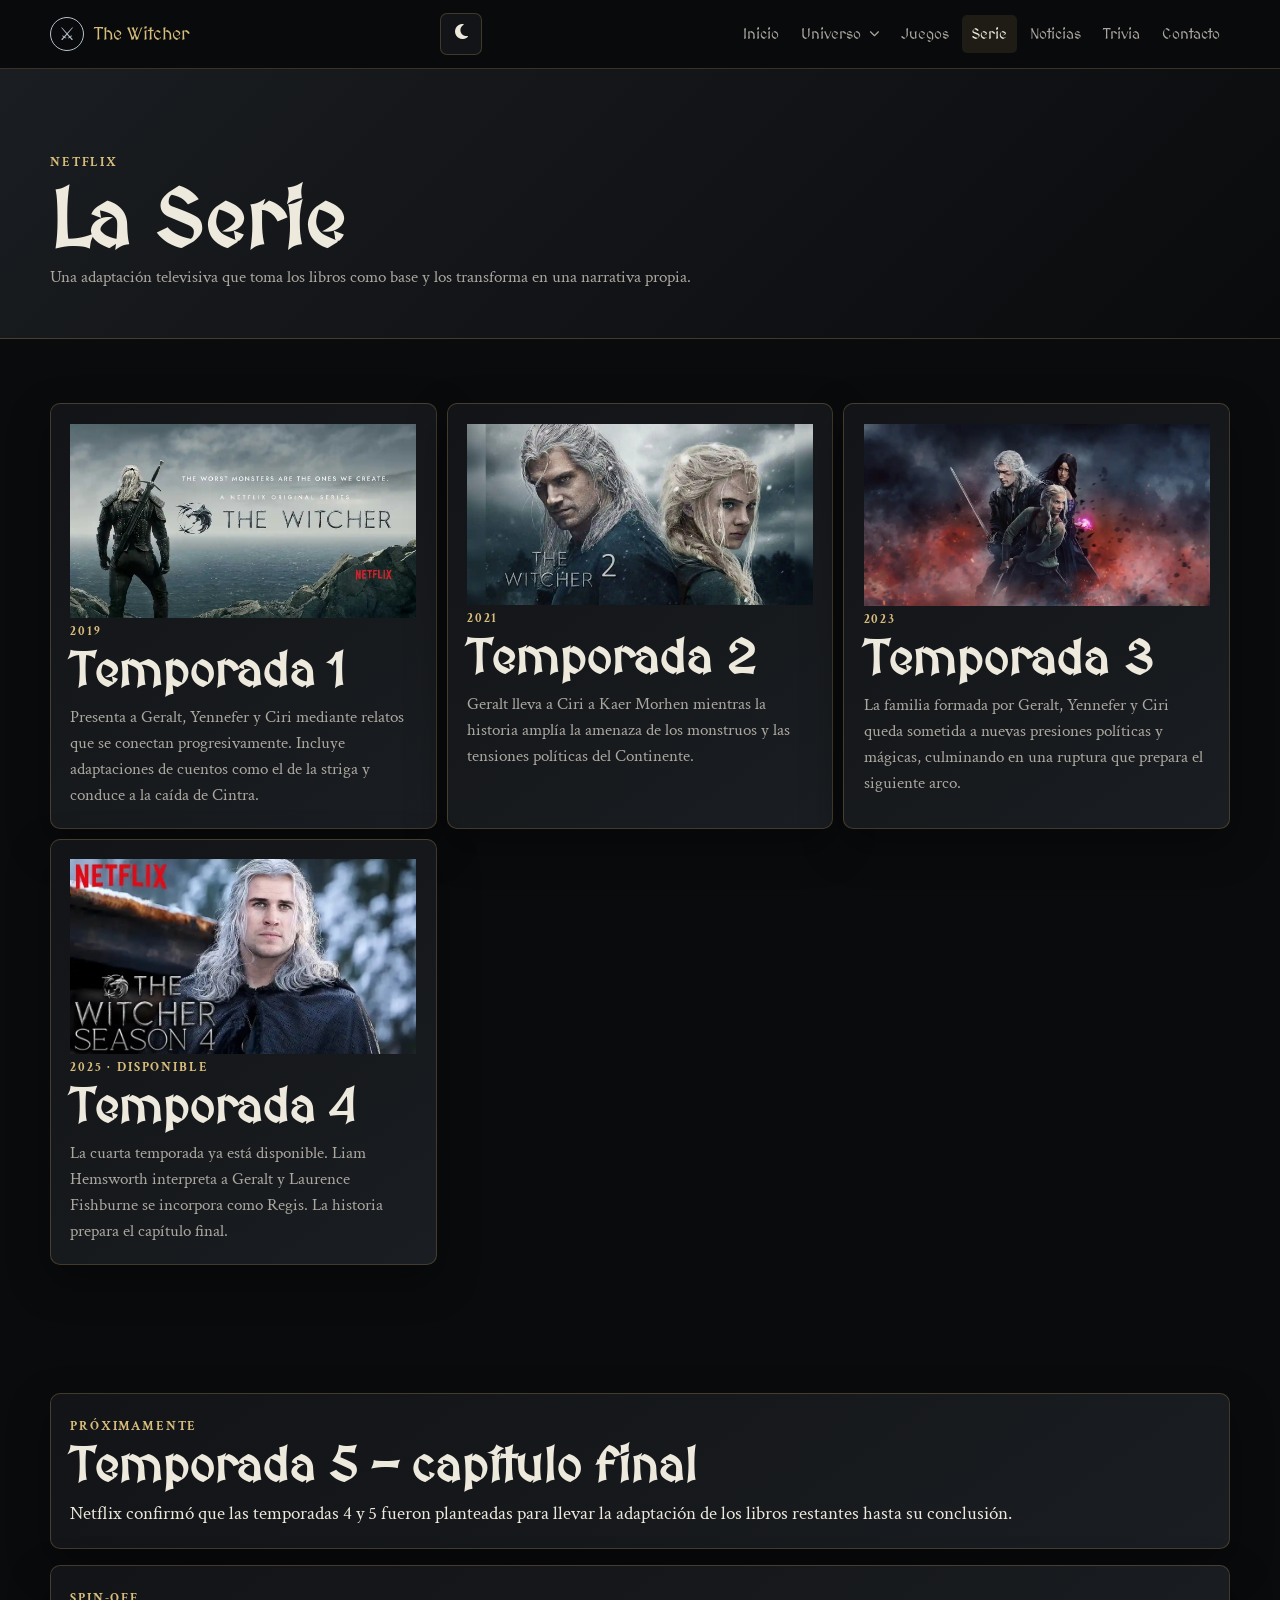
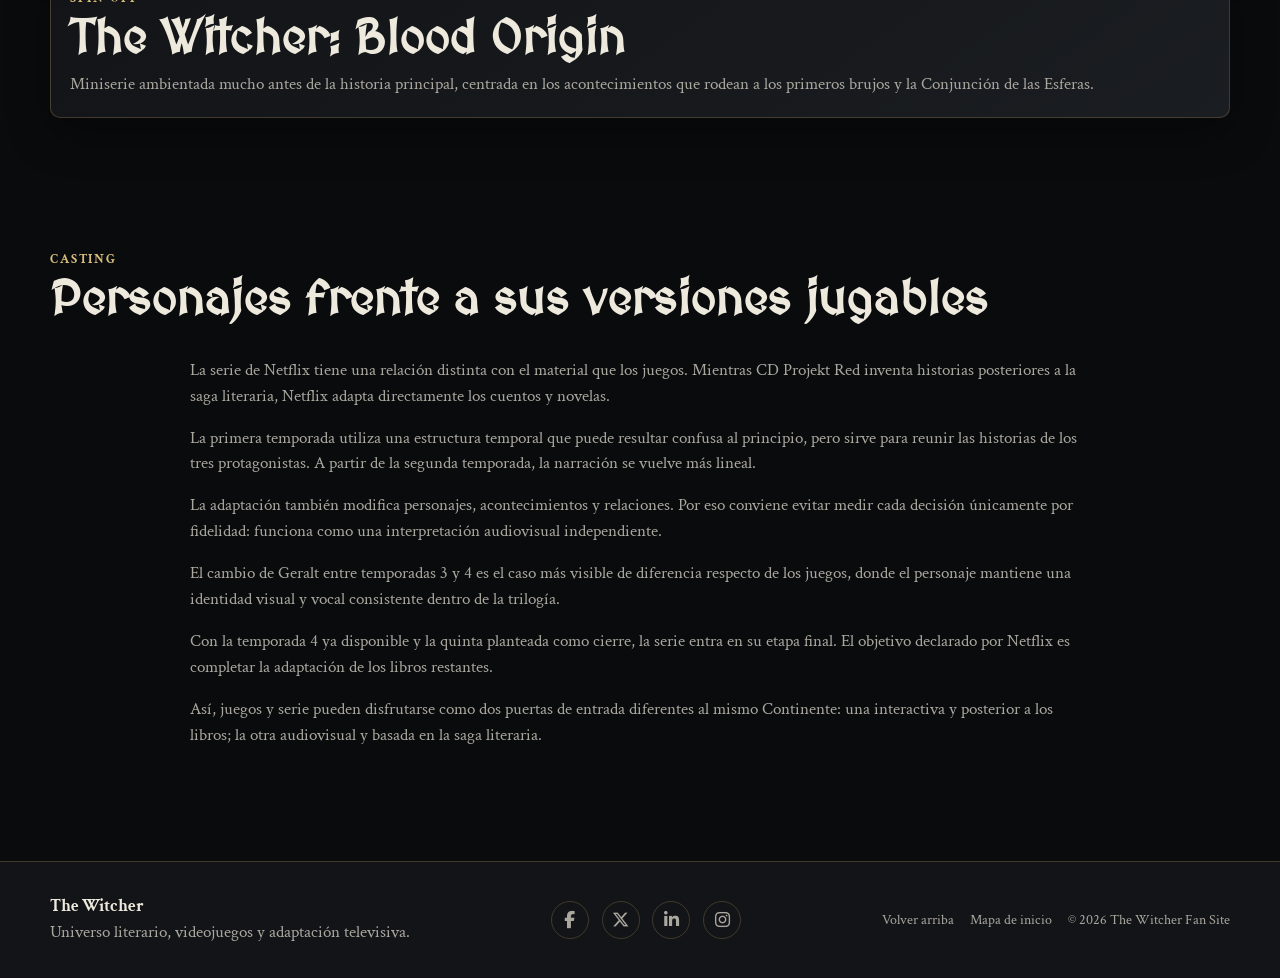
<file: serie.html>
<!doctype html>
<html
	lang="es"
	id="top"
>
	<head>
		<meta charset="UTF-8" />
		<meta
			name="viewport"
			content="width=device-width, initial-scale=1.0"
		/>
		<meta
			name="description"
			content="The Witcher — universo, videojuegos, serie, personajes, historia, galería y trivia."
		/>
		<title>Serie | The Witcher</title>
		<link
			rel="stylesheet"
			href="styles/reset.css"
		/>
		<link
			rel="stylesheet"
			href="styles/styles.css"
		/>
		<link
			rel="stylesheet"
			href="https://cdnjs.cloudflare.com/ajax/libs/font-awesome/6.5.1/css/all.min.css"
		/>
	</head>
	<body>
		<header class="site-header">
			<div class="container header-inner">
				<a
					class="brand"
					href="index.html"
					><span
						class="brand-mark"
						aria-hidden="true"
						>⚔</span
					>
					The Witcher</a
				>
				<div class="header-actions">
					<button
						class="theme-toggle"
						type="button"
						aria-label="Activar modo claro"
					>
						<i
							class="fa-solid fa-moon"
							aria-hidden="true"
						></i>
					</button>
					<button
						class="menu-toggle"
						type="button"
						aria-label="Abrir menú"
						aria-expanded="false"
					>
						<i
							class="fa-solid fa-bars"
							aria-hidden="true"
						></i>
					</button>
				</div>
				<nav
					class="nav"
					aria-label="Navegación principal"
				>
					<ul class="nav-list">
						<li>
							<a
								class="nav-link"
								href="index.html"
							>
								Inicio
							</a>
						</li>

						<li class="nav-dropdown">
							<button
								class="nav-link nav-dropdown-toggle"
								type="button"
								aria-haspopup="true"
							>
								Universo
								<i
									class="fa-solid fa-chevron-down"
									aria-hidden="true"
								></i>
							</button>

							<ul class="submenu">
								<li>
									<a
										class="nav-link"
										href="historia.html"
									>
										Historia
									</a>
								</li>

								<li>
									<a
										class="nav-link"
										href="personajes.html"
									>
										Personajes
									</a>
								</li>

								<li>
									<a
										class="nav-link"
										href="galeria.html"
									>
										Galería
									</a>
								</li>
							</ul>
						</li>

						<li>
							<a
								class="nav-link"
								href="juegos.html"
							>
								Juegos
							</a>
						</li>

						<li>
							<a
								class="nav-link active"
								href="serie.html"
							>
								Serie
							</a>
						</li>

						<li>
							<a
								class="nav-link"
								href="noticias.html"
							>
								Noticias
							</a>
						</li>

						<li>
							<a
								class="nav-link"
								href="trivia.html"
							>
								Trivia
							</a>
						</li>

						<li>
							<a
								class="nav-link"
								href="contacto.html"
							>
								Contacto
							</a>
						</li>
					</ul>
				</nav>
			</div>
		</header>
		<main>
			<section class="page-banner">
				<div class="container">
					<span class="eyebrow">Netflix</span>
					<h1>La Serie</h1>
					<p>
						Una adaptación televisiva que toma los libros como base
						y los transforma en una narrativa propia.
					</p>
				</div>
			</section>
			<section class="section">
				<div class="container">
					<div class="cards-grid">
						<article class="card season-card">
							<img
								src="assets/images/witcher_temporada_1.webp"
								alt="Portada temporada 1"
							/>
							<span class="eyebrow">2019</span>
							<h2>Temporada 1</h2>
							<p>
								Presenta a Geralt, Yennefer y Ciri mediante
								relatos que se conectan progresivamente. Incluye
								adaptaciones de cuentos como el de la striga y
								conduce a la caída de Cintra.
							</p>
						</article>
						<article class="card season-card">
							<img
								src="assets/images/witcher_temporada_2.webp"
								alt="Portada temporada 2"
							/>
							<span class="eyebrow">2021</span>
							<h2>Temporada 2</h2>
							<p>
								Geralt lleva a Ciri a Kaer Morhen mientras la
								historia amplía la amenaza de los monstruos y
								las tensiones políticas del Continente.
							</p>
						</article>
						<article class="card season-card">
							<img
								src="assets/images/witcher_temporada_3.webp"
								alt="Portada temporada 3"
							/>
							<span class="eyebrow">2023</span>
							<h2>Temporada 3</h2>
							<p>
								La familia formada por Geralt, Yennefer y Ciri
								queda sometida a nuevas presiones políticas y
								mágicas, culminando en una ruptura que prepara
								el siguiente arco.
							</p>
						</article>
						<article class="card season-card">
							<img
								src="assets/images/witcher_temporada_4.webp"
								alt="Portada temporada 4"
							/>
							<span class="eyebrow">2025 · Disponible</span>
							<h2>Temporada 4</h2>
							<p>
								La cuarta temporada ya está disponible. Liam
								Hemsworth interpreta a Geralt y Laurence
								Fishburne se incorpora como Regis. La historia
								prepara el capítulo final.
							</p>
						</article>
					</div>
				</div>
			</section>
			<section class="section">
				<div class="container">
					<div class="card">
						<span class="eyebrow">Próximamente</span>
						<h2>Temporada 5 — capítulo final</h2>
						<p class="lead">
							Netflix confirmó que las temporadas 4 y 5 fueron
							planteadas para llevar la adaptación de los libros
							restantes hasta su conclusión.
						</p>
					</div>
					<div
						class="card"
						style="margin-top: 1rem"
					>
						<span class="eyebrow">Spin-off</span>
						<h2>The Witcher: Blood Origin</h2>
						<p>
							Miniserie ambientada mucho antes de la historia
							principal, centrada en los acontecimientos que
							rodean a los primeros brujos y la Conjunción de las
							Esferas.
						</p>
					</div>
				</div>
			</section>
			<section class="section">
				<div class="container">
					<div class="section-head">
						<div>
							<span class="eyebrow">Casting</span>
							<h2>Personajes frente a sus versiones jugables</h2>
						</div>
					</div>
					<div
						class="intro"
						style="margin-top: 2rem"
					>
						<p>
							La serie de Netflix tiene una relación distinta con
							el material que los juegos. Mientras CD Projekt Red
							inventa historias posteriores a la saga literaria,
							Netflix adapta directamente los cuentos y novelas.
						</p>
						<p>
							La primera temporada utiliza una estructura temporal
							que puede resultar confusa al principio, pero sirve
							para reunir las historias de los tres protagonistas.
							A partir de la segunda temporada, la narración se
							vuelve más lineal.
						</p>
						<p>
							La adaptación también modifica personajes,
							acontecimientos y relaciones. Por eso conviene
							evitar medir cada decisión únicamente por fidelidad:
							funciona como una interpretación audiovisual
							independiente.
						</p>
						<p>
							El cambio de Geralt entre temporadas 3 y 4 es el
							caso más visible de diferencia respecto de los
							juegos, donde el personaje mantiene una identidad
							visual y vocal consistente dentro de la trilogía.
						</p>
						<p>
							Con la temporada 4 ya disponible y la quinta
							planteada como cierre, la serie entra en su etapa
							final. El objetivo declarado por Netflix es
							completar la adaptación de los libros restantes.
						</p>
						<p>
							Así, juegos y serie pueden disfrutarse como dos
							puertas de entrada diferentes al mismo Continente:
							una interactiva y posterior a los libros; la otra
							audiovisual y basada en la saga literaria.
						</p>
					</div>
				</div>
			</section>
		</main>
		<footer class="site-footer">
			<div class="container footer-inner">
				<div>
					<strong>The Witcher</strong>
					<p>
						Universo literario, videojuegos y adaptación televisiva.
					</p>
				</div>
				<div
					class="socials"
					aria-label="Redes sociales"
				>
					<a
						href="#"
						aria-label="Facebook"
						><i class="fa-brands fa-facebook-f"></i></a
					><!-- Reemplazar con URL real -->
					<a
						href="#"
						aria-label="X"
						><i class="fa-brands fa-x-twitter"></i></a
					><!-- Reemplazar con URL real -->
					<a
						href="#"
						aria-label="LinkedIn"
						><i class="fa-brands fa-linkedin-in"></i></a
					><!-- Reemplazar con URL real -->
					<a
						href="#"
						aria-label="Instagram"
						><i class="fa-brands fa-instagram"></i></a
					><!-- Reemplazar con URL real -->
				</div>
				<div class="footer-links">
					<a href="#top">Volver arriba</a>
					<a href="index.html">Mapa de inicio</a>
					<span>© <span data-year></span> The Witcher Fan Site</span>
				</div>
			</div>
		</footer>
		<script src="scripts/index.js"></script>
	</body>
</html>
</file>
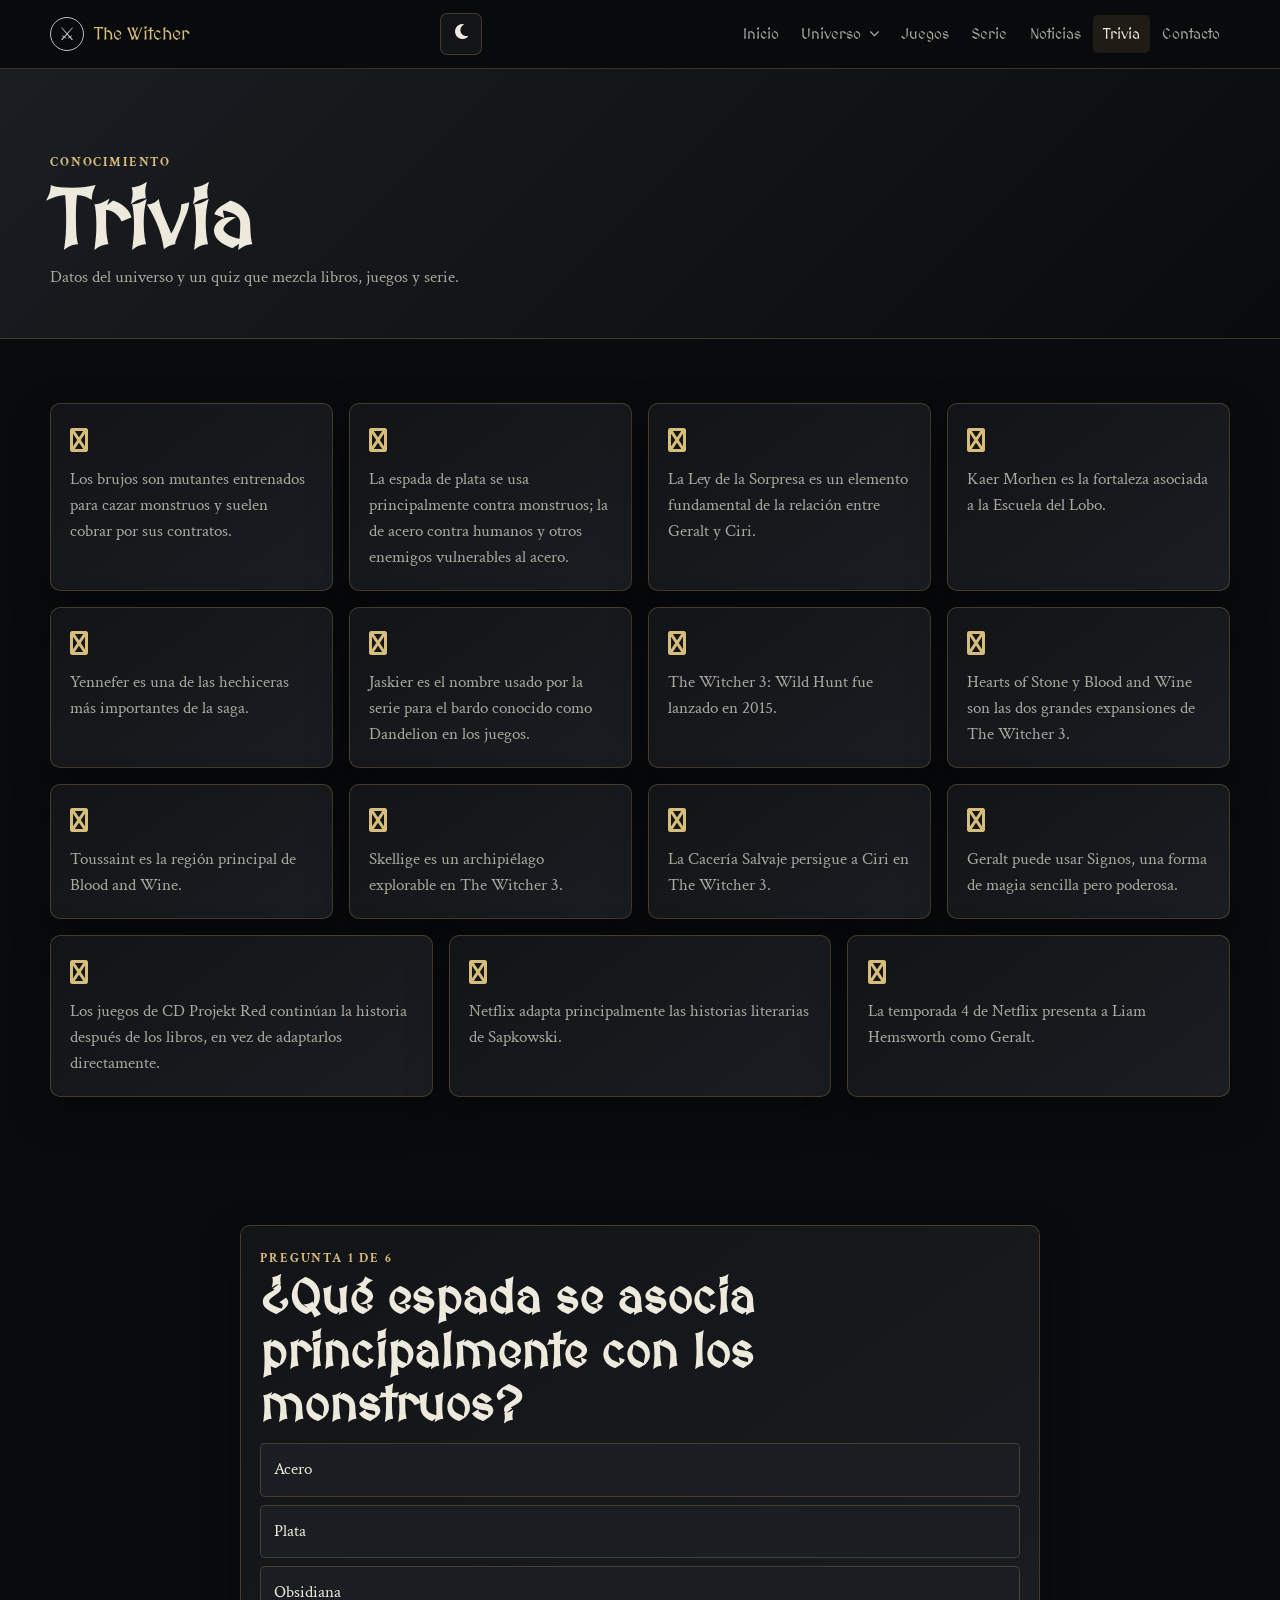
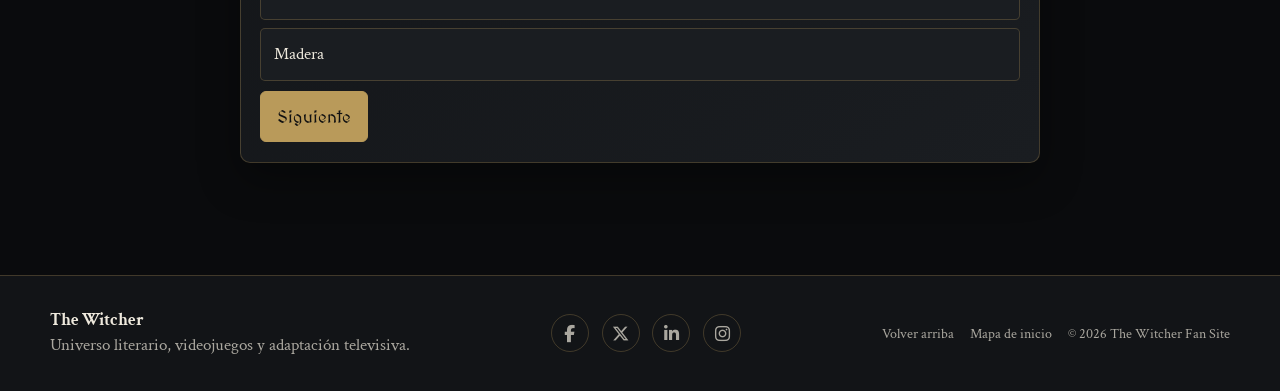
<file: trivia.html>
<!doctype html>
<html
	lang="es"
	id="top"
>
	<head>
		<meta charset="UTF-8" />
		<meta
			name="viewport"
			content="width=device-width, initial-scale=1.0"
		/>
		<meta
			name="description"
			content="The Witcher — universo, videojuegos, serie, personajes, historia, galería y trivia."
		/>
		<title>Trivia | The Witcher</title>
		<link
			rel="stylesheet"
			href="styles/reset.css"
		/>
		<link
			rel="stylesheet"
			href="styles/styles.css"
		/>
		<link
			rel="stylesheet"
			href="https://cdnjs.cloudflare.com/ajax/libs/font-awesome/6.5.1/css/all.min.css"
		/>
	</head>
	<body>
		<header class="site-header">
			<div class="container header-inner">
				<a
					class="brand"
					href="index.html"
					><span
						class="brand-mark"
						aria-hidden="true"
						>⚔</span
					>
					The Witcher</a
				>
				<div class="header-actions">
					<button
						class="theme-toggle"
						type="button"
						aria-label="Activar modo claro"
					>
						<i
							class="fa-solid fa-moon"
							aria-hidden="true"
						></i>
					</button>
					<button
						class="menu-toggle"
						type="button"
						aria-label="Abrir menú"
						aria-expanded="false"
					>
						<i
							class="fa-solid fa-bars"
							aria-hidden="true"
						></i>
					</button>
				</div>
				<nav
					class="nav"
					aria-label="Navegación principal"
				>
					<ul class="nav-list">
						<li>
							<a
								class="nav-link"
								href="index.html"
							>
								Inicio
							</a>
						</li>

						<li class="nav-dropdown">
							<button
								class="nav-link nav-dropdown-toggle"
								type="button"
								aria-haspopup="true"
							>
								Universo
								<i
									class="fa-solid fa-chevron-down"
									aria-hidden="true"
								></i>
							</button>

							<ul class="submenu">
								<li>
									<a
										class="nav-link"
										href="historia.html"
									>
										Historia
									</a>
								</li>

								<li>
									<a
										class="nav-link"
										href="personajes.html"
									>
										Personajes
									</a>
								</li>

								<li>
									<a
										class="nav-link"
										href="galeria.html"
									>
										Galería
									</a>
								</li>
							</ul>
						</li>

						<li>
							<a
								class="nav-link"
								href="juegos.html"
							>
								Juegos
							</a>
						</li>

						<li>
							<a
								class="nav-link"
								href="serie.html"
							>
								Serie
							</a>
						</li>

						<li>
							<a
								class="nav-link"
								href="noticias.html"
							>
								Noticias
							</a>
						</li>

						<li>
							<a
								class="nav-link active"
								href="trivia.html"
							>
								Trivia
							</a>
						</li>

						<li>
							<a
								class="nav-link"
								href="contacto.html"
							>
								Contacto
							</a>
						</li>
					</ul>
				</nav>
			</div>
		</header>
		<main>
			<section class="page-banner">
				<div class="container">
					<span class="eyebrow">Conocimiento</span>
					<h1>Trivia</h1>
					<p>
						Datos del universo y un quiz que mezcla libros, juegos y
						serie.
					</p>
				</div>
			</section>
			<section class="section">
				<div class="container">
					<div class="cards">
						<article class="card link-card">
							<span class="icon"
								><i class="fa-solid fa-wolf-pack-battalion"></i
							></span>
							<p>
								Los brujos son mutantes entrenados para cazar
								monstruos y suelen cobrar por sus contratos.
							</p>
						</article>
						<article class="card link-card">
							<span class="icon"
								><i class="fa-solid fa-wolf-pack-battalion"></i
							></span>
							<p>
								La espada de plata se usa principalmente contra
								monstruos; la de acero contra humanos y otros
								enemigos vulnerables al acero.
							</p>
						</article>
						<article class="card link-card">
							<span class="icon"
								><i class="fa-solid fa-wolf-pack-battalion"></i
							></span>
							<p>
								La Ley de la Sorpresa es un elemento fundamental
								de la relación entre Geralt y Ciri.
							</p>
						</article>
						<article class="card link-card">
							<span class="icon"
								><i class="fa-solid fa-wolf-pack-battalion"></i
							></span>
							<p>
								Kaer Morhen es la fortaleza asociada a la
								Escuela del Lobo.
							</p>
						</article>
						<article class="card link-card">
							<span class="icon"
								><i class="fa-solid fa-wolf-pack-battalion"></i
							></span>
							<p>
								Yennefer es una de las hechiceras más
								importantes de la saga.
							</p>
						</article>
						<article class="card link-card">
							<span class="icon"
								><i class="fa-solid fa-wolf-pack-battalion"></i
							></span>
							<p>
								Jaskier es el nombre usado por la serie para el
								bardo conocido como Dandelion en los juegos.
							</p>
						</article>
						<article class="card link-card">
							<span class="icon"
								><i class="fa-solid fa-wolf-pack-battalion"></i
							></span>
							<p>The Witcher 3: Wild Hunt fue lanzado en 2015.</p>
						</article>
						<article class="card link-card">
							<span class="icon"
								><i class="fa-solid fa-wolf-pack-battalion"></i
							></span>
							<p>
								Hearts of Stone y Blood and Wine son las dos
								grandes expansiones de The Witcher 3.
							</p>
						</article>
						<article class="card link-card">
							<span class="icon"
								><i class="fa-solid fa-wolf-pack-battalion"></i
							></span>
							<p>
								Toussaint es la región principal de Blood and
								Wine.
							</p>
						</article>
						<article class="card link-card">
							<span class="icon"
								><i class="fa-solid fa-wolf-pack-battalion"></i
							></span>
							<p>
								Skellige es un archipiélago explorable en The
								Witcher 3.
							</p>
						</article>
						<article class="card link-card">
							<span class="icon"
								><i class="fa-solid fa-wolf-pack-battalion"></i
							></span>
							<p>
								La Cacería Salvaje persigue a Ciri en The
								Witcher 3.
							</p>
						</article>
						<article class="card link-card">
							<span class="icon"
								><i class="fa-solid fa-wolf-pack-battalion"></i
							></span>
							<p>
								Geralt puede usar Signos, una forma de magia
								sencilla pero poderosa.
							</p>
						</article>
						<article class="card link-card">
							<span class="icon"
								><i class="fa-solid fa-wolf-pack-battalion"></i
							></span>
							<p>
								Los juegos de CD Projekt Red continúan la
								historia después de los libros, en vez de
								adaptarlos directamente.
							</p>
						</article>
						<article class="card link-card">
							<span class="icon"
								><i class="fa-solid fa-wolf-pack-battalion"></i
							></span>
							<p>
								Netflix adapta principalmente las historias
								literarias de Sapkowski.
							</p>
						</article>
						<article class="card link-card">
							<span class="icon"
								><i class="fa-solid fa-wolf-pack-battalion"></i
							></span>
							<p>
								La temporada 4 de Netflix presenta a Liam
								Hemsworth como Geralt.
							</p>
						</article>
					</div>
				</div>
			</section>
			<section class="section">
				<div class="container quiz">
					<div
						class="card"
						id="witcher-quiz"
					>
						<span class="eyebrow quiz-progress"></span>
						<h2 class="quiz-question-text"></h2>
						<div class="quiz-options"></div>
						<button
							class="btn quiz-next"
							type="button"
							disabled
						>
							Siguiente
						</button>
						<div
							class="quiz-result hidden"
							aria-live="polite"
						></div>
					</div>
				</div>
			</section>
		</main>
		<footer class="site-footer">
			<div class="container footer-inner">
				<div>
					<strong>The Witcher</strong>
					<p>
						Universo literario, videojuegos y adaptación televisiva.
					</p>
				</div>
				<div
					class="socials"
					aria-label="Redes sociales"
				>
					<a
						href="#"
						aria-label="Facebook"
						><i class="fa-brands fa-facebook-f"></i></a
					><!-- Reemplazar con URL real -->
					<a
						href="#"
						aria-label="X"
						><i class="fa-brands fa-x-twitter"></i></a
					><!-- Reemplazar con URL real -->
					<a
						href="#"
						aria-label="LinkedIn"
						><i class="fa-brands fa-linkedin-in"></i></a
					><!-- Reemplazar con URL real -->
					<a
						href="#"
						aria-label="Instagram"
						><i class="fa-brands fa-instagram"></i></a
					><!-- Reemplazar con URL real -->
				</div>
				<div class="footer-links">
					<a href="#top">Volver arriba</a>
					<a href="index.html">Mapa de inicio</a>
					<span>© <span data-year></span> The Witcher Fan Site</span>
				</div>
			</div>
		</footer>
		<script src="scripts/index.js"></script>
	</body>
</html>
</file>
<file: styles/styles.css>
/* styles/styles.css */
@import url('https://fonts.googleapis.com/css2?family=Crimson+Text:wght@400;600;700&family=MedievalSharp&display=swap');

:root {
	--bg: #0a0b0d;
	--surface: #121417;
	--surface-2: #1a1d21;
	--surface-3: #24282d;
	--text: #eee9dd;
	--muted: #aaa79f;
	--gold: #b99a5a;
	--gold-light: #d7bd7b;
	--silver: #b8c0c8;
	--blood: #8e1d25;
	--blood-light: #c73a43;
	--border: rgba(185, 154, 90, 0.28);
	--shadow: 0 16px 40px rgba(0, 0, 0, 0.35);
	--radius: 10px;
	--max: 1180px;
}
html.light {
	--bg: #e8e5dd;
	--surface: #f5f2ea;
	--surface-2: #dedbd2;
	--surface-3: #cbc8bf;
	--text: #202226;
	--muted: #5c5d5d;
	--gold: #80652d;
	--gold-light: #9d7d39;
	--silver: #5f6871;
	--blood: #7b1c24;
	--blood-light: #a92c35;
	--border: rgba(90, 70, 30, 0.28);
	--shadow: 0 16px 40px rgba(30, 30, 20, 0.14);
}

body {
	background: var(--bg);
	color: var(--text);
	font-family: 'Crimson Text', Georgia, serif;
	font-size: 1.08rem;
}
h1,
h2,
h3,
h4,
.brand,
.nav-link,
.btn,
.tag,
.filter-btn {
	font-family: 'MedievalSharp', Georgia, serif;
}
h1,
h2,
h3 {
	line-height: 1.12;
}
h2 {
	font-size: clamp(1.9rem, 5vw, 3rem);
}
h3 {
	font-size: 1.45rem;
}
p {
	color: var(--muted);
}
.container {
	width: min(100% - 2rem, var(--max));
	margin-inline: auto;
}
.container.hero-content p {
	color: #ffffff;
}
.section {
	padding: 4rem 0;
}
.section-head {
	display: flex;
	flex-wrap: wrap;
	justify-content: space-between;
	align-items: end;
	gap: 1rem;
	margin-bottom: 2rem;
}
.section-head p {
	max-width: 650px;
}
.eyebrow {
	color: var(--gold-light);
	text-transform: uppercase;
	letter-spacing: 0.14em;
	font-size: 0.82rem;
	font-weight: 700;
}
.lead {
	font-size: 1.2rem;
	color: var(--text);
}
.muted {
	color: var(--muted);
}
.btn {
	display: inline-flex;
	align-items: center;
	justify-content: center;
	gap: 0.55rem;
	padding: 0.72rem 1rem;
	border: 1px solid var(--gold);
	border-radius: 6px;
	background: var(--gold);
	color: #111;
	transition: 0.2s ease;
}
.btn:hover {
	transform: translateY(-2px);
	background: var(--gold-light);
}
.btn.ghost {
	background: transparent;
	color: #fff;
}
.btn.danger {
	background: var(--blood);
	border-color: var(--blood);
	color: #fff;
}

.btn.quiz-next {
	margin-top: 10px;
}

.site-header {
	position: sticky;
	top: 0;
	z-index: 1000;
	background: rgba(10, 11, 13, 0.94);
	backdrop-filter: blur(10px);
	border-bottom: 1px solid var(--border);
}
.light .site-header {
	background: rgba(245, 242, 234, 0.94);
}
.header-inner {
	min-height: 68px;
	display: flex;
	align-items: center;
	justify-content: space-between;
	gap: 1rem;
}
.brand {
	display: flex;
	align-items: center;
	gap: 0.65rem;
	color: var(--gold-light);
	font-size: 1.15rem;
	white-space: nowrap;
}
.brand-mark {
	width: 34px;
	height: 34px;
	border: 1px solid var(--silver);
	border-radius: 50%;
	display: grid;
	place-items: center;
	color: var(--silver);
}
.menu-toggle,
.theme-toggle {
	border: 1px solid var(--border);
	background: var(--surface);
	color: var(--text);
	width: 42px;
	height: 42px;
	border-radius: 7px;
}
.header-actions {
	display: flex;
	gap: 0.5rem;
}
.nav {
	position: absolute;
	left: 0;
	right: 0;
	top: 68px;
	background: var(--surface);
	border-bottom: 1px solid var(--border);
	display: none;
	padding: 1rem;
}

.nav.open {
	display: block;
}

.nav-list {
	display: flex;
	flex-direction: column;
	gap: 0.25rem;
	list-style: none;
	margin: 0;
	padding: 0;
}

.nav-list > li {
	position: relative;
}

.nav-link {
	display: block;
	padding: 0.7rem 0.75rem;
	border-radius: 5px;
	color: var(--muted);
	text-decoration: none;
}

.nav-link:hover,
.nav-link.active {
	color: var(--text);
	background: rgba(185, 154, 90, 0.12);
}

.nav-dropdown details {
	position: relative;
}

.nav-dropdown summary {
	display: flex;
	align-items: center;
	justify-content: space-between;
	gap: 0.5rem;
	cursor: pointer;
	list-style: none;
	user-select: none;
}

.nav-dropdown summary::-webkit-details-marker {
	display: none;
}

.nav-dropdown summary::marker {
	display: none;
}

.nav-dropdown summary i {
	font-size: 0.65rem;
	transition: transform 200ms ease;
}

.nav-dropdown details[open] summary i {
	transform: rotate(180deg);
}

/* Submenú móvil */

.submenu {
	list-style: none;
	margin: 0.25rem 0 0.4rem;
	padding: 0.25rem 0 0.25rem 0.75rem;
	border-left: 1px solid var(--border);
}

.submenu .nav-link {
	padding: 0.55rem 0.75rem;
	font-size: 0.9rem;
}

/* =========================
   DESKTOP
   ========================= */

@media (min-width: 900px) {
	.menu-toggle {
		display: none;
	}

	.nav {
		position: static;
		display: block;
		padding: 0;
		background: transparent;
		border: 0;
	}

	.nav-list {
		flex-direction: row;
		flex-wrap: wrap;
		justify-content: flex-end;
		align-items: center;
		gap: 0.15rem;
	}

	.nav-link {
		padding: 0.45rem 0.5rem;
		font-size: 0.9rem;
	}

	/* Submenú flotante */

	.nav-dropdown details {
		position: relative;
	}

	.nav-dropdown summary {
		justify-content: center;
	}

	.submenu {
		position: absolute;
		top: calc(100% + 0.35rem);
		left: 0;
		z-index: 1000;
		min-width: 180px;
		margin: 0;
		padding: 0.4rem;
		border: 1px solid var(--border);
		border-radius: 7px;
		background: var(--surface);
		box-shadow: var(--shadow);
	}

	.submenu .nav-link {
		padding: 0.55rem 0.7rem;
		font-size: 0.88rem;
	}

	.submenu .nav-link:hover {
		background: rgba(185, 154, 90, 0.12);
	}
}

@media (min-width: 1120px) {
	.nav-link {
		padding-inline: 0.62rem;
		font-size: 0.95rem;
	}
}

.nav-dropdown {
	position: relative;
}

.nav-dropdown-toggle {
	display: flex;
	align-items: center;
	justify-content: center;
	gap: 0.5rem;
	border: 0;
	background: transparent;
	cursor: pointer;
}

.nav-dropdown-toggle i {
	font-size: 0.65rem;
	transition: transform 200ms ease;
}

/* Oculto por defecto */
.submenu {
	position: absolute;
	top: 100%;
	left: 0;
	z-index: 1000;

	display: none;

	min-width: 180px;
	margin: 0;
	padding: 0.4rem;

	list-style: none;

	border: 1px solid var(--border);
	border-radius: 7px;

	background: var(--surface);
	box-shadow: var(--shadow);
}

.nav-dropdown:hover .submenu,
.nav-dropdown:focus-within .submenu {
	display: block;
}

.nav-dropdown:hover .nav-dropdown-toggle i,
.nav-dropdown:focus-within .nav-dropdown-toggle i {
	transform: rotate(180deg);
}

.submenu .nav-link {
	width: 100%;
	padding: 0.55rem 0.7rem;
	font-size: 0.88rem;
	text-align: left;
}

.submenu .nav-link:hover,
.submenu .nav-link:focus-visible {
	background: rgba(185, 154, 90, 0.12);
	color: var(--text);
}

@media (max-width: 899px) {
	.submenu {
		position: static;
		display: block;
		min-width: 0;
		margin: 0.25rem 0 0.4rem;
		padding: 0.25rem 0 0.25rem 0.75rem;
		border: 0;
		border-left: 1px solid var(--border);
		border-radius: 0;
		box-shadow: none;
	}

	.nav-dropdown-toggle {
		width: 100%;
		justify-content: space-between;
	}
}

.hero {
	min-height: 72vh;
	display: flex;
	align-items: center;
	position: relative;
	overflow: hidden;
	background:
		linear-gradient(
			90deg,
			rgba(5, 6, 8, 0.92),
			rgba(5, 6, 8, 0.62),
			rgba(5, 6, 8, 0.86)
		),
		radial-gradient(
			circle at 70% 40%,
			rgba(142, 29, 37, 0.28),
			transparent 35%
		),
		linear-gradient(135deg, #17191c 0%, #090a0c 55%, #23272b 100%);
}
.hero img {
	width: 100%;
	position: absolute;
	background-size: cover;
}
.hero-content {
	position: relative;
	z-index: 1;
	max-width: 780px;
	padding: 6rem 0 5rem;
}
.hero h1 {
	font-size: clamp(3rem, 10vw, 6.5rem);
	color: #ffffff;
	text-shadow: 0 4px 25px #000;
}
.hero h1 span {
	color: var(--gold-light);
}
.hero p {
	font-size: clamp(1.15rem, 2vw, 1.45rem);
	margin: 1.25rem 0 1.7rem;
	max-width: 700px;
}
.hero-actions {
	display: flex;
	flex-wrap: wrap;
	gap: 0.7rem;
}

.cards {
	display: flex;
	flex-wrap: wrap;
	gap: 1rem;
}
.cards-grid {
	display: grid;
	gap: 0.625rem;
	grid-template-columns: repeat(auto-fit, minmax(18.75rem, 1fr));
}
.card {
	background: linear-gradient(145deg, var(--surface), var(--surface-2));
	border: 1px solid var(--border);
	border-radius: var(--radius);
	padding: 1.2rem;
	box-shadow: var(--shadow);
}
.card img {
	width: 100%;
	max-height: 12.5rem;
}
.link-card {
	flex: 1 1 250px;
	transition: 0.2s;
}
.link-card:hover {
	transform: translateY(-4px);
	border-color: var(--gold);
}
.icon {
	color: var(--gold-light);
	font-size: 1.5rem;
	margin-bottom: 0.8rem;
}
.card p {
	margin-top: 0.45rem;
}
.news-grid .card {
	flex: 1 1 260px;
}
.image-placeholder {
	min-height: 180px;
	display: grid;
	place-items: center;
	text-align: center;
	padding: 1rem;
	border: 1px dashed var(--border);
	background: linear-gradient(135deg, var(--surface-2), var(--surface-3));
	color: var(--muted);
	margin: -1.2rem -1.2rem 1rem;
}
.tag {
	display: inline-block;
	color: var(--gold-light);
}
.meta {
	color: var(--gold-light);
	font-size: 0.85rem;
}

.intro {
	max-width: 900px;
	margin: auto;
}
.intro p + p {
	margin-top: 1rem;
}

.timeline {
	position: relative;
	margin-top: 2rem;
}
.timeline::before {
	content: '';
	position: absolute;
	left: 12px;
	top: 0;
	bottom: 0;
	width: 2px;
	background: var(--border);
}
.timeline-item {
	position: relative;
	padding: 0 0 2rem 2.7rem;
}
.timeline-dot {
	position: absolute;
	left: 4px;
	top: 0.25rem;
	width: 18px;
	height: 18px;
	border: 2px solid var(--gold);
	border-radius: 50%;
	background: var(--bg);
}
.timeline-item .card {
	box-shadow: none;
}
.compare {
	display: flex;
	flex-wrap: wrap;
	gap: 1rem;
	margin-top: 1rem;
}
.compare > div {
	flex: 1 1 250px;
	background: var(--surface-2);
	border-left: 3px solid var(--gold);
	padding: 1rem;
}

.character-card {
	flex: 1 1 260px;
	overflow: hidden;
	padding: 0;
}
.character-card .card-body {
	padding: 1.2rem;
}
.character-card .image-placeholder {
	margin: 0;
	min-height: 210px;
}
.mini-compare {
	display: flex;
	gap: 0.7rem;
	margin-top: 1rem;
}
.mini-compare > div {
	flex: 1;
	font-size: 0.9rem;
	background: var(--surface-3);
	padding: 0.7rem;
	border-radius: 5px;
}
.filter-bar {
	display: flex;
	flex-wrap: wrap;
	gap: 0.5rem;
	margin-bottom: 1.5rem;
}
.filter-btn {
	background: transparent;
	color: var(--muted);
	border: 1px solid var(--border);
	padding: 0.55rem 0.8rem;
	border-radius: 5px;
}
.filter-btn.active,
.filter-btn:hover {
	background: var(--gold);
	color: #111;
}

.gallery-grid {
	display: grid;
	grid-template-columns: repeat(2, 1fr);
	gap: 0.75rem;
}
.gallery-item {
	border: 1px solid var(--border);
	background: var(--surface);
	cursor: pointer;
	overflow: hidden;
	border-radius: 7px;
}
.gallery-item .image-placeholder {
	margin: 0;
	min-height: 150px;
}
.gallery-caption {
	padding: 0.7rem;
}
@media (min-width: 700px) {
	.gallery-grid {
		grid-template-columns: repeat(3, 1fr);
	}
}
@media (min-width: 1000px) {
	.gallery-grid {
		grid-template-columns: repeat(4, 1fr);
	}
}

.modal {
	position: fixed;
	inset: 0;
	z-index: 2000;
	background: rgba(0, 0, 0, 0.9);
	display: none;
	align-items: center;
	justify-content: center;
	padding: 1rem;
}
.modal.open {
	display: flex;
}
.modal-content {
	width: min(100%, 900px);
	position: relative;
}
.modal-visual {
	min-height: 45vh;
	display: grid;
	place-items: center;
	border: 1px solid var(--border);
	background: var(--surface);
	padding: 2rem;
}
.modal-close,
.modal-prev,
.modal-next {
	position: absolute;
	z-index: 2;
	width: 42px;
	height: 42px;
	border: 1px solid var(--border);
	background: rgba(0, 0, 0, 0.75);
	color: #fff;
	border-radius: 50%;
}
.modal-close {
	top: -10px;
	right: -10px;
}
.modal-prev {
	left: -10px;
	top: 50%;
}
.modal-next {
	right: -10px;
	top: 50%;
}
.modal-info {
	background: var(--surface);
	padding: 1rem;
}
.modal-counter {
	color: var(--gold-light);
}

.split {
	display: flex;
	flex-wrap: wrap;
	gap: 1.5rem;
	align-items: stretch;
}
.split > * {
	flex: 1 1 320px;
}
.game-row {
	display: flex;
	flex-wrap: wrap;
	gap: 1.5rem;
	padding: 1.5rem 0;
	border-bottom: 1px solid var(--border);
}
.game-row img {
	max-width: 25rem;
}
.game-row > * {
	flex: 1 1 300px;
}
.game-cover {
	min-height: 260px;
	border: 1px dashed var(--border);
	display: grid;
	place-items: center;
	background: var(--surface-2);
}
.stat-list {
	margin-top: 1rem;
	display: flex;
	flex-wrap: wrap;
	gap: 0.5rem;
}
.stat-list span {
	background: var(--surface-3);
	padding: 0.35rem 0.6rem;
	border-radius: 4px;
	font-size: 0.9rem;
}

.season-card {
	flex: 1 1 300px;
}
.season-card .image-placeholder {
	min-height: 230px;
}

.news-layout {
	display: flex;
	flex-wrap: wrap;
	gap: 2rem;
	align-items: flex-start;
}
.news-main {
	flex: 1 1 650px;
}
.sidebar {
	flex: 0 1 300px;
}
.news-item {
	margin-bottom: 1rem;
}
.news-item header {
	display: flex;
	justify-content: space-between;
	gap: 1rem;
	flex-wrap: wrap;
}
.news-extra {
	display: none;
	padding-top: 0.8rem;
}
.news-item.expanded .news-extra {
	display: block;
}
.news-toggle {
	margin-top: 1rem;
	background: transparent;
	color: var(--gold-light);
	border: 0;
	padding: 0;
}
.sidebar .card + .card {
	margin-top: 1rem;
}

.quiz {
	max-width: 800px;
	margin: auto;
}
.quiz-question {
	margin-bottom: 1.5rem;
}
.quiz-options {
	display: flex;
	flex-direction: column;
	gap: 0.5rem;
	margin-top: 0.7rem;
}
.quiz-option {
	background: var(--surface-2);
	border: 1px solid var(--border);
	color: var(--text);
	padding: 0.8rem;
	text-align: left;
	border-radius: 5px;
}
.quiz-option:hover,
.quiz-option.selected {
	border-color: var(--gold);
	background: rgba(185, 154, 90, 0.12);
}
.quiz-result {
	margin-top: 1.5rem;
	padding: 1rem;
	background: var(--surface-2);
	border-left: 3px solid var(--gold);
}

.form-layout {
	display: flex;
	flex-wrap: wrap;
	gap: 2rem;
	align-items: flex-start;
}
.form-layout > * {
	flex: 1 1 320px;
}
.form-group {
	margin-bottom: 1rem;
}
.form-group label {
	display: block;
	margin-bottom: 0.35rem;
	font-weight: 700;
}
.form-control {
	width: 100%;
	border: 1px solid var(--border);
	background: var(--surface-2);
	color: var(--text);
	border-radius: 5px;
	padding: 0.75rem;
}
textarea.form-control {
	min-height: 170px;
	resize: vertical;
}
.form-message {
	margin-top: 1rem;
	padding: 0.8rem;
	display: none;
	border-left: 3px solid var(--gold);
	background: var(--surface-2);
}
.form-message.show {
	display: block;
}

.site-footer {
	border-top: 1px solid var(--border);
	background: var(--surface);
	padding: 2rem 0;
	margin-top: 3rem;
}
.footer-inner {
	display: flex;
	flex-wrap: wrap;
	gap: 1rem;
	justify-content: space-between;
	align-items: center;
}
.socials {
	display: flex;
	gap: 0.8rem;
}
.socials a {
	width: 38px;
	height: 38px;
	display: grid;
	place-items: center;
	border: 1px solid var(--border);
	border-radius: 50%;
	color: var(--muted);
}
.socials a:hover {
	color: var(--gold-light);
	border-color: var(--gold);
}
.footer-links {
	display: flex;
	flex-wrap: wrap;
	gap: 1rem;
	font-size: 0.9rem;
	color: var(--muted);
}

.page-banner {
	padding: 5rem 0 3rem;
	background: linear-gradient(135deg, var(--surface-2), var(--bg));
	border-bottom: 1px solid var(--border);
}
.page-banner h1 {
	font-size: clamp(2.5rem, 7vw, 5rem);
}
.notice {
	padding: 1rem;
	border-left: 4px solid var(--blood);
	background: rgba(142, 29, 37, 0.12);
	margin: 1.5rem 0;
}
.hidden {
	display: none !important;
}
:focus-visible {
	outline: 2px solid var(--gold-light);
	outline-offset: 3px;
}

.personajes-section {
	padding-top: 3rem;
}

.personajes-grid {
	display: flex;
	flex-wrap: wrap;
	gap: 1.5rem;
	align-items: stretch;
}

.card-personaje {
	flex: 1 1 340px;
	min-width: 0;
	display: flex;
	flex-direction: column;
	padding: 1.35rem;
	background: linear-gradient(145deg, var(--surface), var(--surface-2));
	border: 1px solid var(--border);
	border-top: 2px solid rgba(185, 154, 90, 0.55);
	border-radius: var(--radius);
	box-shadow: var(--shadow);
	overflow: hidden;
	transition:
		transform 0.25s ease,
		border-color 0.25s ease,
		box-shadow 0.25s ease;
}

.card-personaje:hover {
	transform: translateY(-4px);
	border-color: var(--gold);
	box-shadow: 0 20px 45px rgba(0, 0, 0, 0.42);
}

.personaje-nombre {
	color: var(--text);
	font-size: 1.55rem;
	line-height: 1.15;
	margin-bottom: 0.25rem;
}

.personaje-alias {
	color: var(--gold-light);
	font-size: 0.95rem;
	font-style: italic;
	margin-bottom: 1.2rem;
}

.personaje-comparativa {
	display: flex;
	flex-wrap: wrap;
	gap: 1rem;
	margin-bottom: 1.25rem;
}

.columna-serie,
.columna-juego {
	flex: 1 1 45%;
	min-width: 0;
	padding: 0.75rem;
	border-radius: 8px;
	background: var(--surface-2);
}

.columna-serie {
	border-top: 3px solid var(--blood);
}

.columna-juego {
	border-top: 3px solid var(--gold);
}

.columna-serie h4,
.columna-juego h4 {
	font-family: 'MedievalSharp', Georgia, serif;
	font-size: 1.05rem;
	margin-bottom: 0.7rem;
}

.columna-serie h4 {
	color: var(--blood-light);
}

.columna-juego h4 {
	color: var(--gold-light);
}

.img-serie,
.img-juego {
	display: block;
	width: 100%;
	height: 15.625rem;
	object-fit: cover;
	border-radius: 6px;
	border: 1px solid var(--border);
	background: linear-gradient(145deg, var(--surface-3), var(--surface));
	margin-bottom: 0.75rem;
}

.img-serie[src=''],
.img-juego[src=''] {
	min-height: 250px;
}

.actor-info {
	font-size: 0.9rem;
	line-height: 1.35;
	color: var(--muted);
}

.actor-info strong {
	color: var(--text);
}

.personaje-descripcion {
	padding: 1rem 0;
	border-top: 1px solid var(--border);
}

.personaje-descripcion p {
	font-size: 1rem;
}

.personaje-diferencias {
	margin-top: auto;
	padding-top: 1rem;
	border-top: 1px solid var(--border);
}

.personaje-diferencias h4 {
	color: var(--gold-light);
	font-size: 1.05rem;
	margin-bottom: 0.7rem;
}

.personaje-diferencias ul {
	display: flex;
	flex-direction: column;
	gap: 0.55rem;
}

.personaje-diferencias li {
	position: relative;
	padding-left: 1.25rem;
	color: var(--muted);
	font-size: 0.94rem;
	line-height: 1.4;
}

.personaje-diferencias li::before {
	content: '\f111';
	position: absolute;
	left: 0;
	top: 0.42rem;
	font-family: 'Font Awesome 6 Free';
	font-weight: 900;
	font-size: 0.4rem;
	color: var(--gold-light);
}

.personaje-diferencias li strong {
	color: var(--text);
}

#contact-map {
	width: 100%;
	height: 375px;
	min-height: 280px;
}

@media (max-width: 600px) {
	.personajes-grid {
		gap: 1rem;
	}

	.card-personaje {
		flex-basis: 100%;
		padding: 1rem;
	}

	.personaje-comparativa {
		flex-direction: column;
	}

	.columna-serie,
	.columna-juego {
		flex-basis: 100%;
	}

	.img-serie,
	.img-juego {
		min-height: 0;
	}
}

/* =========================================================
   GALERÍA MODULAR
   Todo el módulo queda encapsulado bajo .galeria-modulo
   ========================================================= */

.galeria-modulo {
	--galeria-gap: 1rem;
	--galeria-card-radius: 10px;
	--galeria-transition: 220ms ease;
	width: 100%;
}

/* -------------------------
   Filtros
   ------------------------- */

.galeria-modulo__filtros {
	display: flex;
	flex-wrap: wrap;
	justify-content: center;
	gap: 0.55rem;
	margin-bottom: 1.5rem;
}

.galeria-modulo__filtro {
	border: 1px solid var(--border);
	border-radius: 999px;
	background: var(--surface);
	color: var(--muted);
	padding: 0.55rem 1rem;
	font-family: 'MedievalSharp', Georgia, serif;
	font-size: 0.85rem;
	cursor: pointer;
	transition:
		color var(--galeria-transition),
		background var(--galeria-transition),
		border-color var(--galeria-transition),
		transform var(--galeria-transition),
		box-shadow var(--galeria-transition);
}

.galeria-modulo__filtro:hover {
	color: var(--text);
	border-color: var(--gold);
	transform: translateY(-1px);
}

.galeria-modulo__filtro--activo {
	background: var(--gold);
	border-color: var(--gold);
	color: #111;
	box-shadow: 0 5px 18px rgba(185, 154, 90, 0.2);
}

.galeria-modulo__filtro:focus-visible,
.galeria-modulo__card:focus-visible,
.galeria-modulo__lightbox-close:focus-visible,
.galeria-modulo__lightbox-prev:focus-visible,
.galeria-modulo__lightbox-next:focus-visible {
	outline: 2px solid var(--gold-light);
	outline-offset: 3px;
}

/* -------------------------
   Grid
   ------------------------- */

.galeria-modulo__grid {
	display: grid;
	grid-template-columns: repeat(auto-fit, minmax(min(100%, 230px), 1fr));
	gap: var(--galeria-gap);
}

/* -------------------------
   Cards
   ------------------------- */

.galeria-modulo__card {
	border: 1px solid var(--border);
	border-radius: var(--galeria-card-radius);
	background: var(--surface);
	overflow: hidden;
	cursor: pointer;
	box-shadow: 0 8px 24px rgba(0, 0, 0, 0.18);
	transform: translateY(0);
	transition:
		transform var(--galeria-transition),
		box-shadow var(--galeria-transition),
		border-color var(--galeria-transition);
}

.galeria-modulo__card:hover {
	transform: translateY(-5px);
	border-color: rgba(185, 154, 90, 0.55);
	box-shadow: 0 16px 35px rgba(0, 0, 0, 0.34);
}

.galeria-modulo__media {
	position: relative;
	aspect-ratio: 4 / 3;
	overflow: hidden;
	background: linear-gradient(135deg, var(--surface-2), var(--surface-3));
}

.galeria-modulo__image {
	position: absolute;
	inset: 0;
	width: 100%;
	height: 100%;
	object-fit: cover;
	opacity: 0;
	transform: scale(1.03);
	transition:
		opacity 450ms ease,
		transform 600ms ease;
}

.galeria-modulo__image--visible,
.galeria-modulo__card--loaded .galeria-modulo__image {
	opacity: 1;
}

.galeria-modulo__card:hover .galeria-modulo__image {
	transform: scale(1.07);
}

.galeria-modulo__placeholder {
	position: absolute;
	inset: 0;
	display: grid;
	place-items: center;
	color: var(--muted);
	font-family: 'MedievalSharp', Georgia, serif;
	font-size: 0.8rem;
	text-transform: uppercase;
	letter-spacing: 0.08em;
}

.galeria-modulo__card--loaded .galeria-modulo__placeholder {
	opacity: 0;
}

.galeria-modulo__card--error .galeria-modulo__placeholder {
	opacity: 1;
}

.galeria-modulo__overlay {
	position: absolute;
	inset: 0;
	display: grid;
	place-items: center;
	background: rgba(0, 0, 0, 0.32);
	opacity: 0;
	transition: opacity var(--galeria-transition);
}

.galeria-modulo__card:hover .galeria-modulo__overlay,
.galeria-modulo__card:focus-visible .galeria-modulo__overlay {
	opacity: 1;
}

.galeria-modulo__zoom-icon {
	display: grid;
	place-items: center;
	width: 46px;
	height: 46px;
	border: 1px solid rgba(255, 255, 255, 0.65);
	border-radius: 50%;
	background: rgba(0, 0, 0, 0.5);
	color: #fff;
	font-size: 1.6rem;
	line-height: 1;
}

.galeria-modulo__caption {
	padding: 0.8rem 0.9rem 0.95rem;
}

.galeria-modulo__tag {
	display: inline-block;
	margin-bottom: 0.4rem;
	padding: 0.25rem 0.55rem;
	border: 1px solid var(--border);
	border-radius: 999px;
	color: var(--gold-light);
	font-family: 'MedievalSharp', Georgia, serif;
	font-size: 0.7rem;
}

.galeria-modulo__title {
	margin: 0;
	color: var(--text);
	font-size: 1rem;
	line-height: 1.25;
}

/* -------------------------
   Estado vacío
   ------------------------- */

.galeria-modulo__vacio {
	padding: 2rem 1rem;
	border: 1px dashed var(--border);
	border-radius: var(--galeria-card-radius);
	text-align: center;
	color: var(--muted);
}

.galeria-modulo__vacio[hidden] {
	display: none;
}

/* -------------------------
   Lightbox
   ------------------------- */

.galeria-modulo__lightbox {
	position: fixed;
	inset: 0;
	z-index: 3000;
	display: flex;
	align-items: center;
	justify-content: center;
	padding: 1rem;
	visibility: hidden;
	opacity: 0;
	pointer-events: none;
	transition:
		opacity 260ms ease,
		visibility 260ms ease;
}

.galeria-modulo__lightbox--open {
	visibility: visible;
	opacity: 1;
	pointer-events: auto;
}

.galeria-modulo__backdrop {
	position: absolute;
	inset: 0;
	background: rgba(0, 0, 0, 0.82);
	backdrop-filter: blur(10px);
	-webkit-backdrop-filter: blur(10px);
}

.galeria-modulo__lightbox-content {
	position: relative;
	z-index: 1;
	width: min(100%, 1100px);
	max-height: calc(100vh - 2rem);
	overflow: auto;
	border: 1px solid var(--border);
	border-radius: 10px;
	background: var(--surface);
	box-shadow: 0 25px 70px rgba(0, 0, 0, 0.55);
	transform: translateY(15px) scale(0.98);
	transition: transform 260ms ease;
}

.galeria-modulo__lightbox--open .galeria-modulo__lightbox-content {
	transform: translateY(0) scale(1);
}

.galeria-modulo__lightbox-media {
	position: relative;
	display: grid;
	place-items: stretch;
	min-height: min(65vh, 700px);
	background: #050607;
	overflow: hidden;
}

.galeria-modulo__lightbox-image {
	display: block;
	width: 100%;
	max-height: min(65vh, 700px);
	width: auto;
	height: auto;
	object-fit: cover;
	opacity: 0;
	transition: opacity 250ms ease;
}

.galeria-modulo__lightbox-image--visible {
	opacity: 1;
}

.galeria-modulo__lightbox-loader {
	position: absolute;
	display: none;
	width: 32px;
	height: 32px;
	border: 2px solid rgba(255, 255, 255, 0.2);
	border-top-color: var(--gold-light);
	border-radius: 50%;
	animation: galeria-modulo-spin 800ms linear infinite;
}

.galeria-modulo__lightbox-loader--visible {
	display: block;
}

@keyframes galeria-modulo-spin {
	to {
		transform: rotate(360deg);
	}
}

.galeria-modulo__lightbox-close,
.galeria-modulo__lightbox-prev,
.galeria-modulo__lightbox-next {
	position: absolute;
	z-index: 5;
	display: grid;
	place-items: center;
	width: 44px;
	height: 44px;
	border: 1px solid rgba(255, 255, 255, 0.22);
	border-radius: 50%;
	background: rgba(0, 0, 0, 0.68);
	color: #fff;
	cursor: pointer;
	font-family: Arial, sans-serif;
	font-size: 1.35rem;
	transition:
		background var(--galeria-transition),
		border-color var(--galeria-transition),
		transform var(--galeria-transition);
}

.galeria-modulo__lightbox-close:hover,
.galeria-modulo__lightbox-prev:hover,
.galeria-modulo__lightbox-next:hover {
	background: rgba(0, 0, 0, 0.9);
	border-color: var(--gold);
	transform: scale(1.05);
}

.galeria-modulo__lightbox-close {
	top: 0.75rem;
	right: 0.75rem;
}

.galeria-modulo__lightbox-prev,
.galeria-modulo__lightbox-next {
	top: 50%;
	transform: translateY(-50%);
}

.galeria-modulo__lightbox-prev:hover,
.galeria-modulo__lightbox-next:hover {
	transform: translateY(-50%) scale(1.05);
}

.galeria-modulo__lightbox-prev {
	left: 0.75rem;
}

.galeria-modulo__lightbox-next {
	right: 0.75rem;
}

.galeria-modulo__lightbox-info {
	padding: 1rem 1.2rem 1.25rem;
	background: var(--surface);
}

.galeria-modulo__lightbox-meta {
	display: flex;
	align-items: center;
	justify-content: space-between;
	gap: 1rem;
	margin-bottom: 0.45rem;
	color: var(--gold-light);
	font-family: 'MedievalSharp', Georgia, serif;
	font-size: 0.78rem;
}

.galeria-modulo__lightbox-category {
	padding: 0.2rem 0.55rem;
	border: 1px solid var(--border);
	border-radius: 999px;
}

.galeria-modulo__lightbox-title {
	margin: 0 0 0.4rem;
	color: var(--text);
	font-size: 1.35rem;
}

.galeria-modulo__lightbox-description {
	margin: 0;
	color: var(--muted);
	line-height: 1.6;
}

/* -------------------------
   Responsive
   ------------------------- */

@media (max-width: 600px) {
	.galeria-modulo {
		--galeria-gap: 0.75rem;
	}

	.galeria-modulo__grid {
		grid-template-columns: repeat(2, minmax(0, 1fr));
	}

	.galeria-modulo__caption {
		padding: 0.65rem;
	}

	.galeria-modulo__title {
		font-size: 0.9rem;
	}

	.galeria-modulo__lightbox {
		padding: 0.5rem;
	}

	.galeria-modulo__lightbox-content {
		max-height: calc(100vh - 1rem);
	}

	.galeria-modulo__lightbox-media {
		min-height: 55vh;
	}

	.galeria-modulo__lightbox-image {
		max-height: 55vh;
	}

	.galeria-modulo__lightbox-prev,
	.galeria-modulo__lightbox-next {
		width: 38px;
		height: 38px;
	}

	.galeria-modulo__lightbox-prev {
		left: 0.4rem;
	}

	.galeria-modulo__lightbox-next {
		right: 0.4rem;
	}

	.galeria-modulo__lightbox-close {
		top: 0.4rem;
		right: 0.4rem;
	}
}

@media (max-width: 420px) {
	.galeria-modulo__grid {
		grid-template-columns: 1fr;
	}
}

@media (prefers-reduced-motion: reduce) {
	.galeria-modulo *,
	.galeria-modulo *::before,
	.galeria-modulo *::after {
		animation-duration: 0.01ms !important;
		animation-iteration-count: 1 !important;
		scroll-behavior: auto !important;
		transition-duration: 0.01ms !important;
	}
}
</file>
